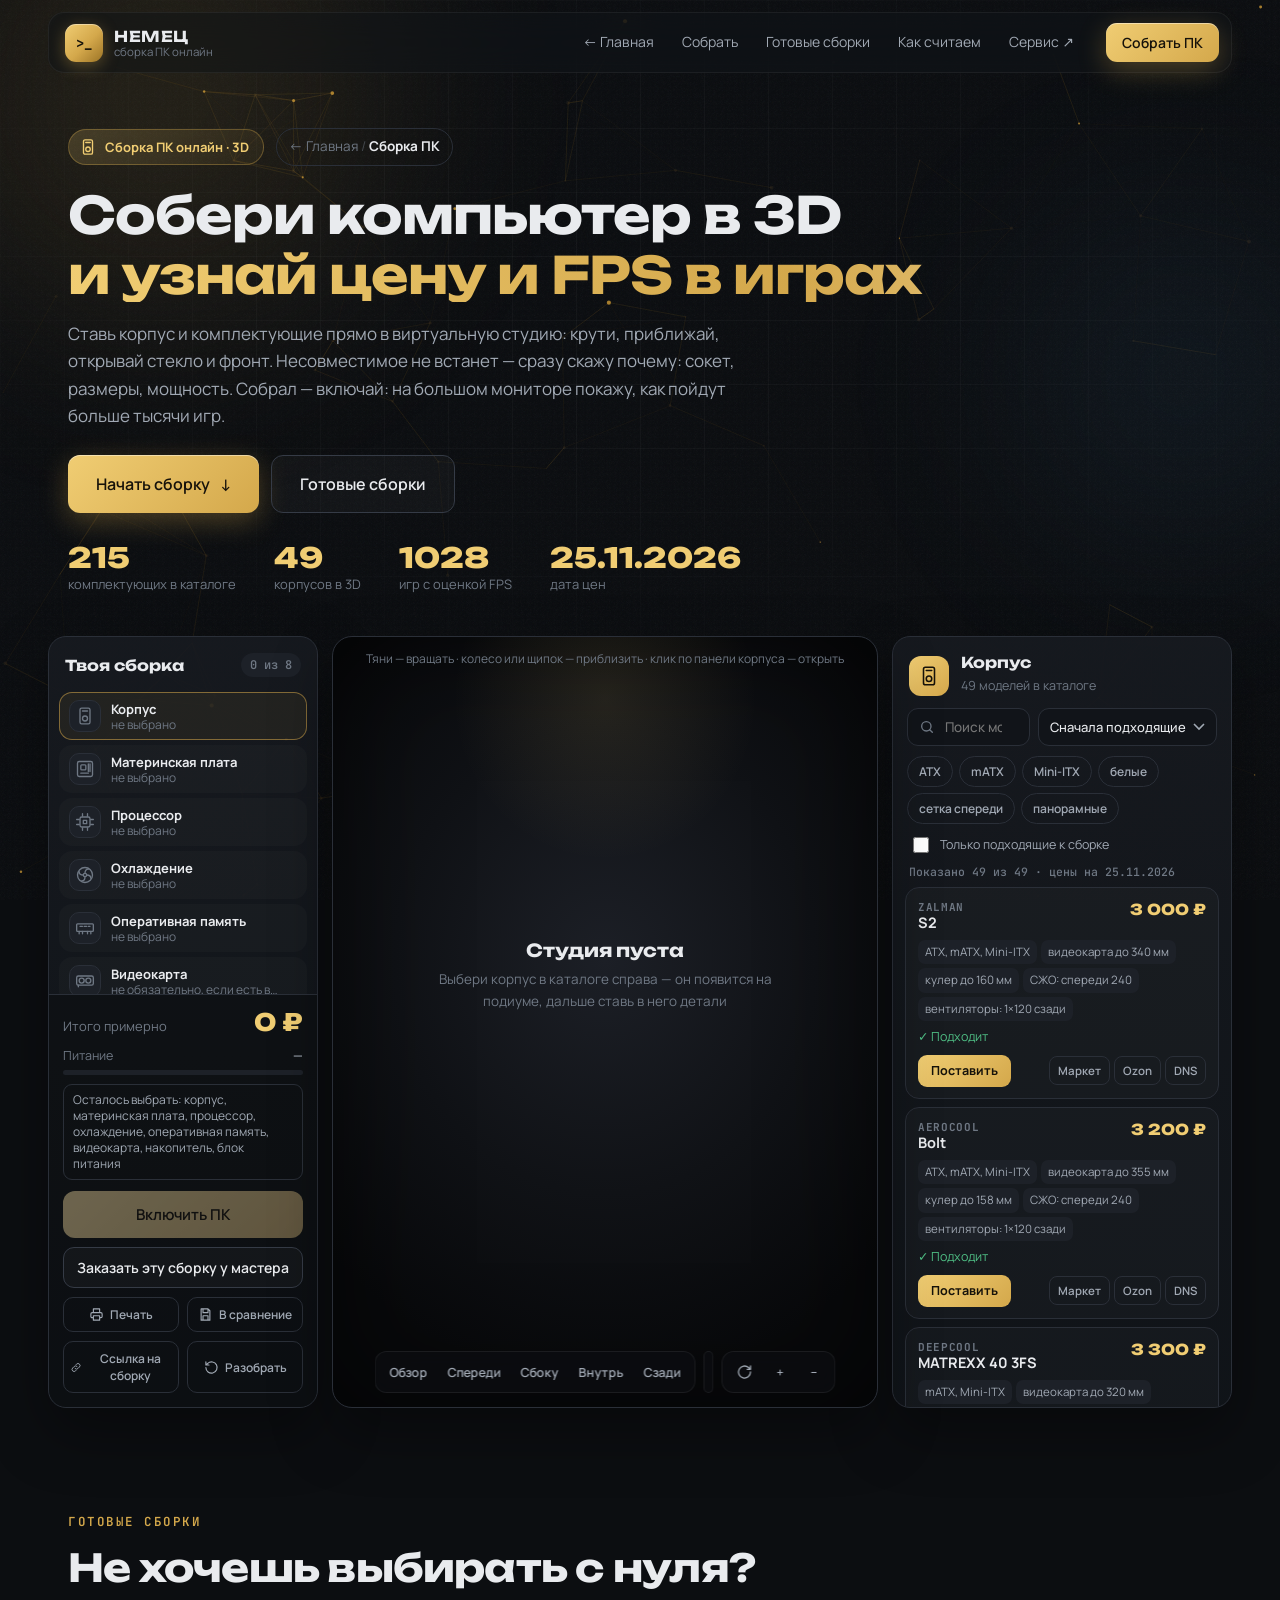
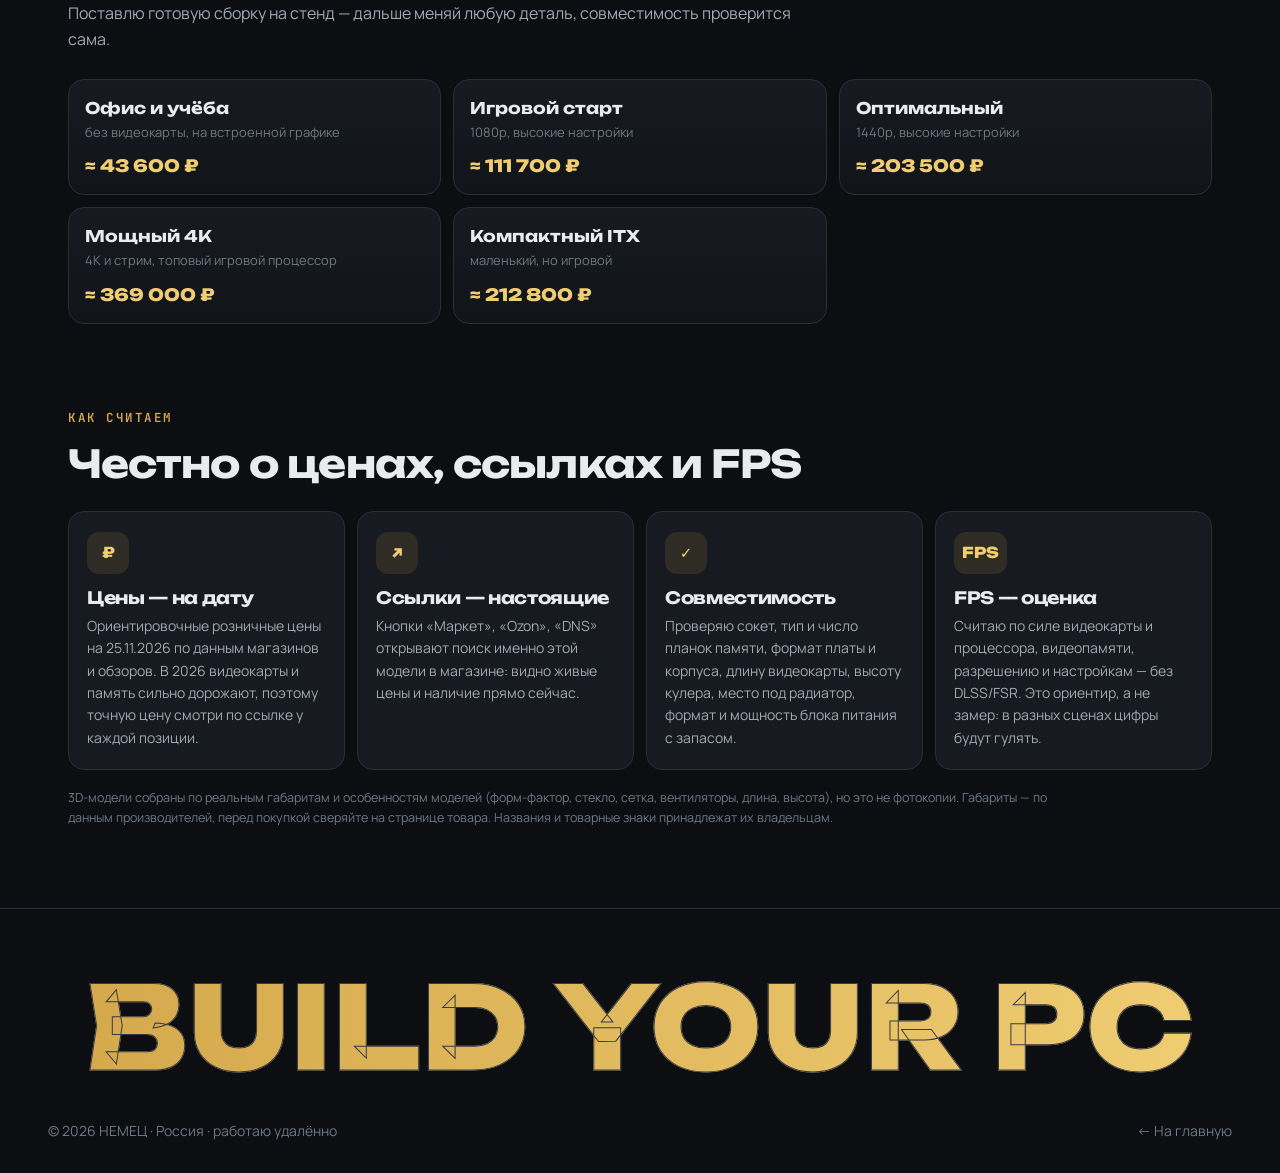
<file: pc.html>
<!doctype html>
<html lang="ru">
<head>
  <meta charset="utf-8">
  <meta name="viewport" content="width=device-width, initial-scale=1">
  <title>Собери ПК онлайн в 3D — НЕМЕЦ</title>
  <meta name="description" content="Конструктор компьютера в 3D: выбирай корпус и комплектующие, смотри сборку со всех сторон, проверяй совместимость, цену и FPS в 1000+ играх. Ссылки на Яндекс Маркет, Ozon и DNS.">
  <meta name="theme-color" content="#0c0e11">
  <link rel="icon" href="assets/favicon.svg" type="image/svg+xml">
  <link rel="preconnect" href="https://fonts.googleapis.com">
  <link rel="preconnect" href="https://fonts.gstatic.com" crossorigin>
  <link href="https://fonts.googleapis.com/css2?family=Unbounded:wght@500;700;800&family=Manrope:wght@400;500;600;700;800&family=JetBrains+Mono:wght@400;600&display=swap" rel="stylesheet">
  <link rel="stylesheet" href="css/main.css">
  <link rel="stylesheet" href="css/sections.css">
  <link rel="stylesheet" href="css/pc.css">
</head>
<body class="pcp">

<div class="bg" aria-hidden="true">
  <canvas id="net"></canvas>
  <div class="bg__aurora a1"></div>
  <div class="bg__aurora a2"></div>
  <div class="bg__grid"></div>
  <div class="bg__noise"></div>
</div>
<div class="cursor-glow" id="cursorGlow" aria-hidden="true"></div>
<div class="scroll-progress" id="scrollProgress" aria-hidden="true"></div>

<!-- ============ ШАПКА ============ -->
<header class="nav" id="nav">
  <a href="index.html" class="brand" aria-label="На главную">
    <span class="brand__mark"><span>&gt;_</span></span>
    <span class="brand__text"><b data-site="name">НЕМЕЦ</b><small>сборка ПК онлайн</small></span>
  </a>
  <nav class="nav__links" id="navLinks">
    <a href="index.html" class="nav__home"><span aria-hidden="true">←</span> Главная</a>
    <a href="#build">Собрать</a>
    <a href="#presets">Готовые сборки</a>
    <a href="#how">Как считаем</a>
    <a href="service.html" class="nav__ext">Сервис <span aria-hidden="true">↗</span></a>
  </nav>
  <a href="#build" class="btn btn--gold btn--sm">Собрать ПК</a>
  <button class="nav__burger" id="burger" aria-label="Меню" type="button"><span></span><span></span></button>
</header>

<main class="pcp__main" id="top">

<!-- ============ ГЕРОЙ ============ -->
<section class="pch">
  <div class="pch__text">
    <div class="pch__top reveal">
      <span class="pch__badge"><svg viewBox="0 0 24 24" aria-hidden="true"><rect x="6" y="2.5" width="12" height="19" rx="2"/><circle cx="12" cy="15" r="3"/><path d="M9 6h6"/></svg>Сборка ПК онлайн · 3D</span>
      <a href="index.html" class="pch__crumb"><span aria-hidden="true">←</span> Главная <i>/</i> <b>Сборка ПК</b></a>
    </div>
    <h1 class="reveal">Собери компьютер в&nbsp;3D <span>и узнай цену и&nbsp;FPS в&nbsp;играх</span></h1>
    <p class="pch__sub reveal">Ставь корпус и комплектующие прямо в виртуальную студию: крути, приближай, открывай стекло и фронт. Несовместимое не встанет — сразу скажу почему: сокет, размеры, мощность. Собрал — включай: на большом мониторе покажу, как пойдут больше тысячи игр.</p>
    <div class="pch__cta reveal">
      <a href="#build" class="btn btn--gold btn--lg">Начать сборку <span class="arr">↓</span></a>
      <a href="#presets" class="btn btn--ghost btn--lg">Готовые сборки</a>
    </div>
    <div class="pch__stats reveal">
      <div><b data-pc="items">215</b><span>комплектующих в каталоге</span></div>
      <div><b data-pc="cases">49</b><span>корпусов в 3D</span></div>
      <div><b data-pc="games">1000</b><span>игр с оценкой FPS</span></div>
      <div><b data-pc="date">25.11.2026</b><span>дата цен</span></div>
    </div>
  </div>
</section>

<!-- ============ КОНСТРУКТОР ============ -->
<section class="pcb" id="build" aria-label="Конструктор компьютера">
  <div class="pcb__app" id="pcApp">

    <aside class="pcb__side" aria-label="Твоя сборка">
      <div class="pcb__sideHead"><b>Твоя сборка</b><span id="pcCount">0 из 8</span></div>
      <div class="pcs" id="pcSteps"></div>
      <div class="pcb__sum">
        <div class="pcb__total"><span>Итого примерно</span><b id="pcTotal">0 ₽</b></div>
        <div class="pcb__pw"><span>Питание</span><b id="pcPower">—</b><i><em id="pcPowerBar"></em></i></div>
        <ul class="pcb__probs" id="pcProblems" hidden></ul>
        <button type="button" class="btn btn--gold btn--block pcb__on" id="pcPower1" disabled>Включить ПК</button>
        <button type="button" class="btn btn--ghost btn--block btn--sm" id="pcOrder">Заказать эту сборку у мастера</button>
        <div class="pcb__row">
          <button type="button" class="pcb__mini" id="pcPrintBtn"><svg viewBox="0 0 24 24" aria-hidden="true"><path d="M7 9V3h10v6M7 17H5a2 2 0 0 1-2-2v-4a2 2 0 0 1 2-2h14a2 2 0 0 1 2 2v4a2 2 0 0 1-2 2h-2M7 14h10v7H7z"/></svg>Печать</button>
          <button type="button" class="pcb__mini" id="pcSave"><svg viewBox="0 0 24 24" aria-hidden="true"><path d="M5 3h11l3 3v15H5zM8 3v6h8V3M8 21v-7h8v7"/></svg>В сравнение</button>
        </div>
        <div class="pcb__row">
          <button type="button" class="pcb__mini" id="pcShare"><svg viewBox="0 0 24 24" aria-hidden="true"><path d="M10 14a4 4 0 0 0 5.7 0l3-3a4 4 0 0 0-5.7-5.7l-1 1M14 10a4 4 0 0 0-5.7 0l-3 3a4 4 0 0 0 5.7 5.7l1-1"/></svg>Ссылка на сборку</button>
          <button type="button" class="pcb__mini" id="pcReset"><svg viewBox="0 0 24 24" aria-hidden="true"><path d="M3 12a9 9 0 1 0 3-6.7L3 8M3 3v5h5"/></svg>Разобрать</button>
        </div>
      </div>
    </aside>

    <div class="pcb__stage" id="pcStage">
      <div class="pcb__host" id="pcCanvasHost"></div>
      <div class="pcb__loader" aria-hidden="true"><i></i>Загружаю 3D-студию…</div>
      <div class="pcb__empty"><b>Студия пуста</b><span>Выбери корпус в каталоге справа — он появится на подиуме, дальше ставь в него детали</span></div>
      <div class="pcb__fail">3D-студия не запустилась на этом устройстве — собирать всё равно можно: совместимость, цены и FPS работают.</div>
      <div class="pcb__tools" id="pcTools" role="toolbar" aria-label="Управление 3D">
        <div class="pct-g">
          <button type="button" data-view="home" title="Общий вид">Обзор</button>
          <button type="button" data-view="front" title="Спереди">Спереди</button>
          <button type="button" data-view="side" title="Сбоку, со стороны стекла">Сбоку</button>
          <button type="button" data-view="inside" title="Заглянуть внутрь">Внутрь</button>
          <button type="button" data-view="back" title="Сзади">Сзади</button>
        </div>
        <div class="pct-g">
          <button type="button" data-panel="glass" hidden>Стекло</button>
          <button type="button" data-panel="front" hidden>Фронт</button>
          <button type="button" data-panel="top" hidden>Крыша</button>
          <button type="button" data-panel="right" hidden>Правая</button>
        </div>
        <div class="pct-g">
          <button type="button" data-spin title="Крутить подиум"><svg viewBox="0 0 24 24" aria-hidden="true"><path d="M21 12a9 9 0 1 1-3-6.7L21 8M21 3v5h-5"/></svg></button>
          <button type="button" data-zoom=".8" title="Приблизить" aria-label="Приблизить">+</button>
          <button type="button" data-zoom="1.25" title="Отдалить" aria-label="Отдалить">−</button>
        </div>
      </div>
      <p class="pcb__hint">Тяни — вращать · колесо или щипок — приблизить · клик по панели корпуса — открыть</p>

      <!-- монитор с играми: появляется после включения, встаёт ровно в экран 3D-монитора -->
      <div class="pcm" id="pcMonitor" hidden>
        <div class="pcm__head">
          <div class="pcm__tabs" role="tablist" aria-label="Монитор">
            <button type="button" class="on" data-tab="games" role="tab" aria-selected="true">Игры</button>
            <button type="button" data-tab="sum" role="tab" aria-selected="false">Сводка</button>
            <button type="button" data-tab="cmp" role="tab" aria-selected="false">Сравнение сборок</button>
          </div>
          <small class="pcm__sys" id="pcGSys"></small>
          <button type="button" class="pcm__off" id="pcMonOff">⏻ Выключить</button>
        </div>
        <div class="pcm__pane is-on" data-pane="games">
          <div class="pcm__ctl">
            <div class="pcm__seg" id="pcGRes" role="group" aria-label="Разрешение"><button type="button" class="on" data-res="1" aria-pressed="true">1080p</button><button type="button" data-res="2" aria-pressed="false">1440p</button><button type="button" data-res="3" aria-pressed="false">4K</button></div>
            <div class="pcm__seg" id="pcGQ" role="group" aria-label="Качество графики"><button type="button" data-q="1" aria-pressed="false">Средние</button><button type="button" class="on" data-q="2" aria-pressed="true">Высокие</button><button type="button" data-q="3" aria-pressed="false">Ультра</button></div>
            <select id="pcGCls" aria-label="Тип игр"><option value="">Все игры</option><option value="e">Онлайн и киберспорт</option><option value="x">Очень тяжёлые AAA</option><option value="h">Тяжёлые AAA</option><option value="m">Средние</option><option value="l">Лёгкие и инди</option></select>
            <select id="pcGSort" aria-label="Сортировка игр"><option value="pop">Сначала популярные</option><option value="fd">FPS: больше</option><option value="fa">FPS: меньше</option><option value="new">Сначала новые</option><option value="az">По названию</option></select>
            <input id="pcGSearch" type="search" placeholder="Найти игру…" aria-label="Найти игру" autocomplete="off">
          </div>
          <div class="pcm__sum" id="pcGSum"></div>
          <ul class="pcm__list" id="pcGames"></ul>
          <p class="pcm__note">Оценка по модели производительности: без DLSS/FSR и генерации кадров. Реальный FPS зависит от сцены, драйверов и версии игры.</p>
          <div class="pcgd" id="pcGame" hidden></div>
        </div>
        <div class="pcm__pane" data-pane="sum"><div class="pcm__scroll" id="pcSumBody"></div></div>
        <div class="pcm__pane" data-pane="cmp"><div class="pcm__scroll" id="pcCmpBody"></div></div>
      </div>
    </div>

    <aside class="pcb__cat" id="pcCat" aria-label="Каталог комплектующих">
      <div class="pcc__head" id="pcCatHead"></div>
      <div class="pcc__ctl">
        <label class="pcc__search"><svg viewBox="0 0 24 24" aria-hidden="true"><circle cx="11" cy="11" r="7"/><path d="M20 20l-4-4"/></svg><input id="pcSearch" type="search" placeholder="Поиск модели…" aria-label="Поиск модели" autocomplete="off"></label>
        <select id="pcSort" aria-label="Сортировка"><option value="fit">Сначала подходящие</option><option value="pa">Дешевле</option><option value="pd">Дороже</option><option value="perf">Мощнее</option><option value="az">По названию</option></select>
      </div>
      <div class="pcc__chips" id="pcChips"></div>
      <label class="pcc__fit"><input type="checkbox" id="pcFit"> Только подходящие к сборке</label>
      <div class="pcc__info" id="pcCatInfo"></div>
      <div class="pcc__list" id="pcList"></div>
    </aside>
  </div>
</section>

<!-- ============ ГОТОВЫЕ СБОРКИ ============ -->
<section class="pcx" id="presets">
  <div class="pcx__head reveal">
    <span class="kicker">готовые сборки</span>
    <h2>Не хочешь выбирать с нуля?</h2>
    <p>Поставлю готовую сборку на стенд — дальше меняй любую деталь, совместимость проверится сама.</p>
  </div>
  <div class="pcx__pre reveal" id="pcPresets"></div>
</section>

<!-- ============ КАК СЧИТАЕМ ============ -->
<section class="pcx" id="how">
  <div class="pcx__head reveal">
    <span class="kicker">как считаем</span>
    <h2>Честно о ценах, ссылках и FPS</h2>
  </div>
  <div class="pcx__grid">
    <div class="pcx__card reveal"><b>₽</b><h3>Цены — на дату</h3><p>Ориентировочные розничные цены на <span data-pc="date">25.11.2026</span> по данным магазинов и обзоров. В 2026 видеокарты и память сильно дорожают, поэтому точную цену смотри по ссылке у каждой позиции.</p></div>
    <div class="pcx__card reveal"><b>↗</b><h3>Ссылки — настоящие</h3><p>Кнопки «Маркет», «Ozon», «DNS» открывают поиск именно этой модели в магазине: видно живые цены и наличие прямо сейчас.</p></div>
    <div class="pcx__card reveal"><b>✓</b><h3>Совместимость</h3><p>Проверяю сокет, тип и число планок памяти, формат платы и корпуса, длину видеокарты, высоту кулера, место под радиатор, формат и мощность блока питания с запасом.</p></div>
    <div class="pcx__card reveal"><b>FPS</b><h3>FPS — оценка</h3><p>Считаю по силе видеокарты и процессора, видеопамяти, разрешению и настройкам — без DLSS/FSR. Это ориентир, а не замер: в разных сценах цифры будут гулять.</p></div>
  </div>
  <p class="pcx__legal">3D-модели собраны по реальным габаритам и особенностям моделей (форм-фактор, стекло, сетка, вентиляторы, длина, высота), но это не фотокопии. Габариты — по данным производителей, перед покупкой сверяйте на странице товара. Названия и товарные знаки принадлежат их владельцам.</p>
</section>

</main>

<footer class="footer">
  <div class="footer__big" aria-hidden="true">BUILD&nbsp;YOUR&nbsp;PC</div>
  <div class="footer__row">
    <span>© <span id="year">2026</span> <span data-site="name">НЕМЕЦ</span> · <span data-site="city">Россия</span></span>
    <a href="index.html" class="to-top">← На главную</a>
  </div>
</footer>

<div class="toast" id="toast" role="status" aria-live="polite"></div>
<div class="pc-print" id="pcPrint" aria-hidden="true"></div>

<script src="js/config.js"></script>
<script src="js/background.js"></script>
<script src="js/service-page.js"></script>
<script src="js/pc-data.js"></script>
<script src="js/pc-games.js"></script>
<script src="js/pc-3d.js"></script>
<script src="js/pc-builder.js"></script>
</body>
</html>
</file>
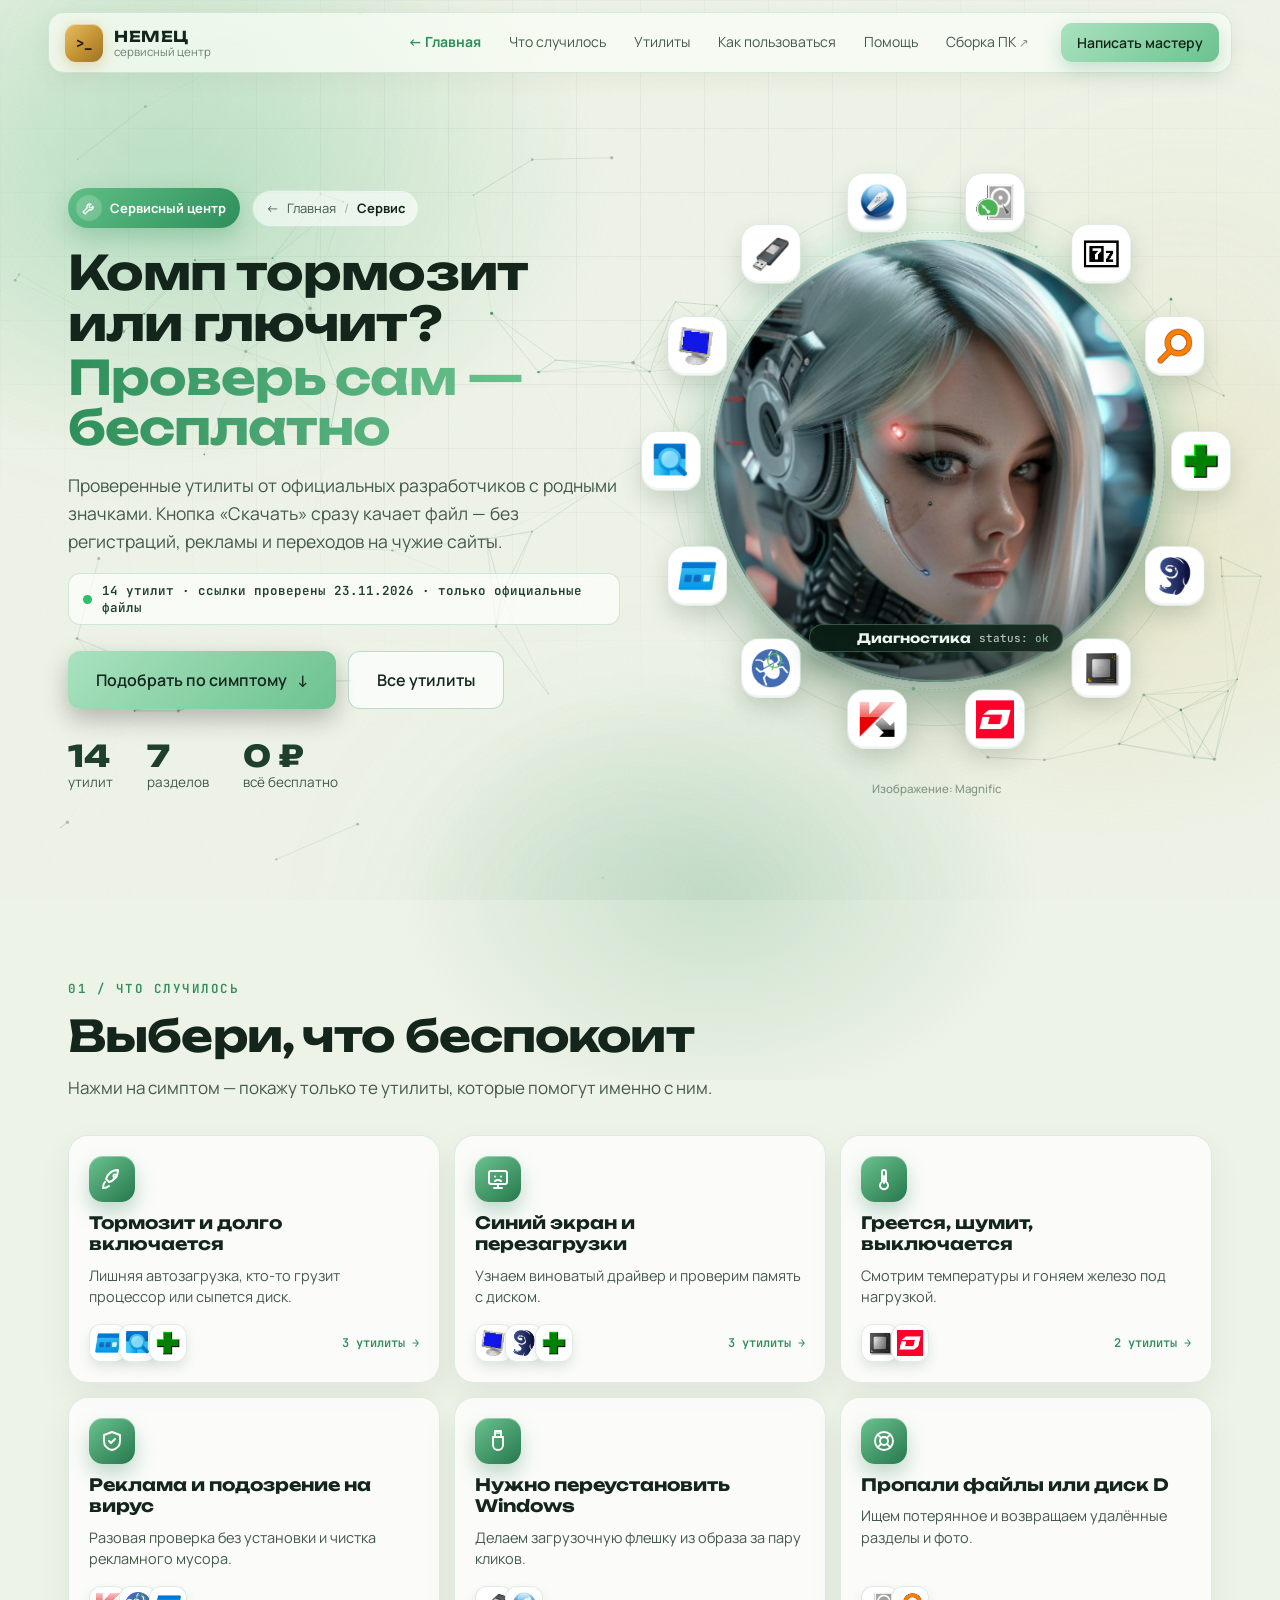
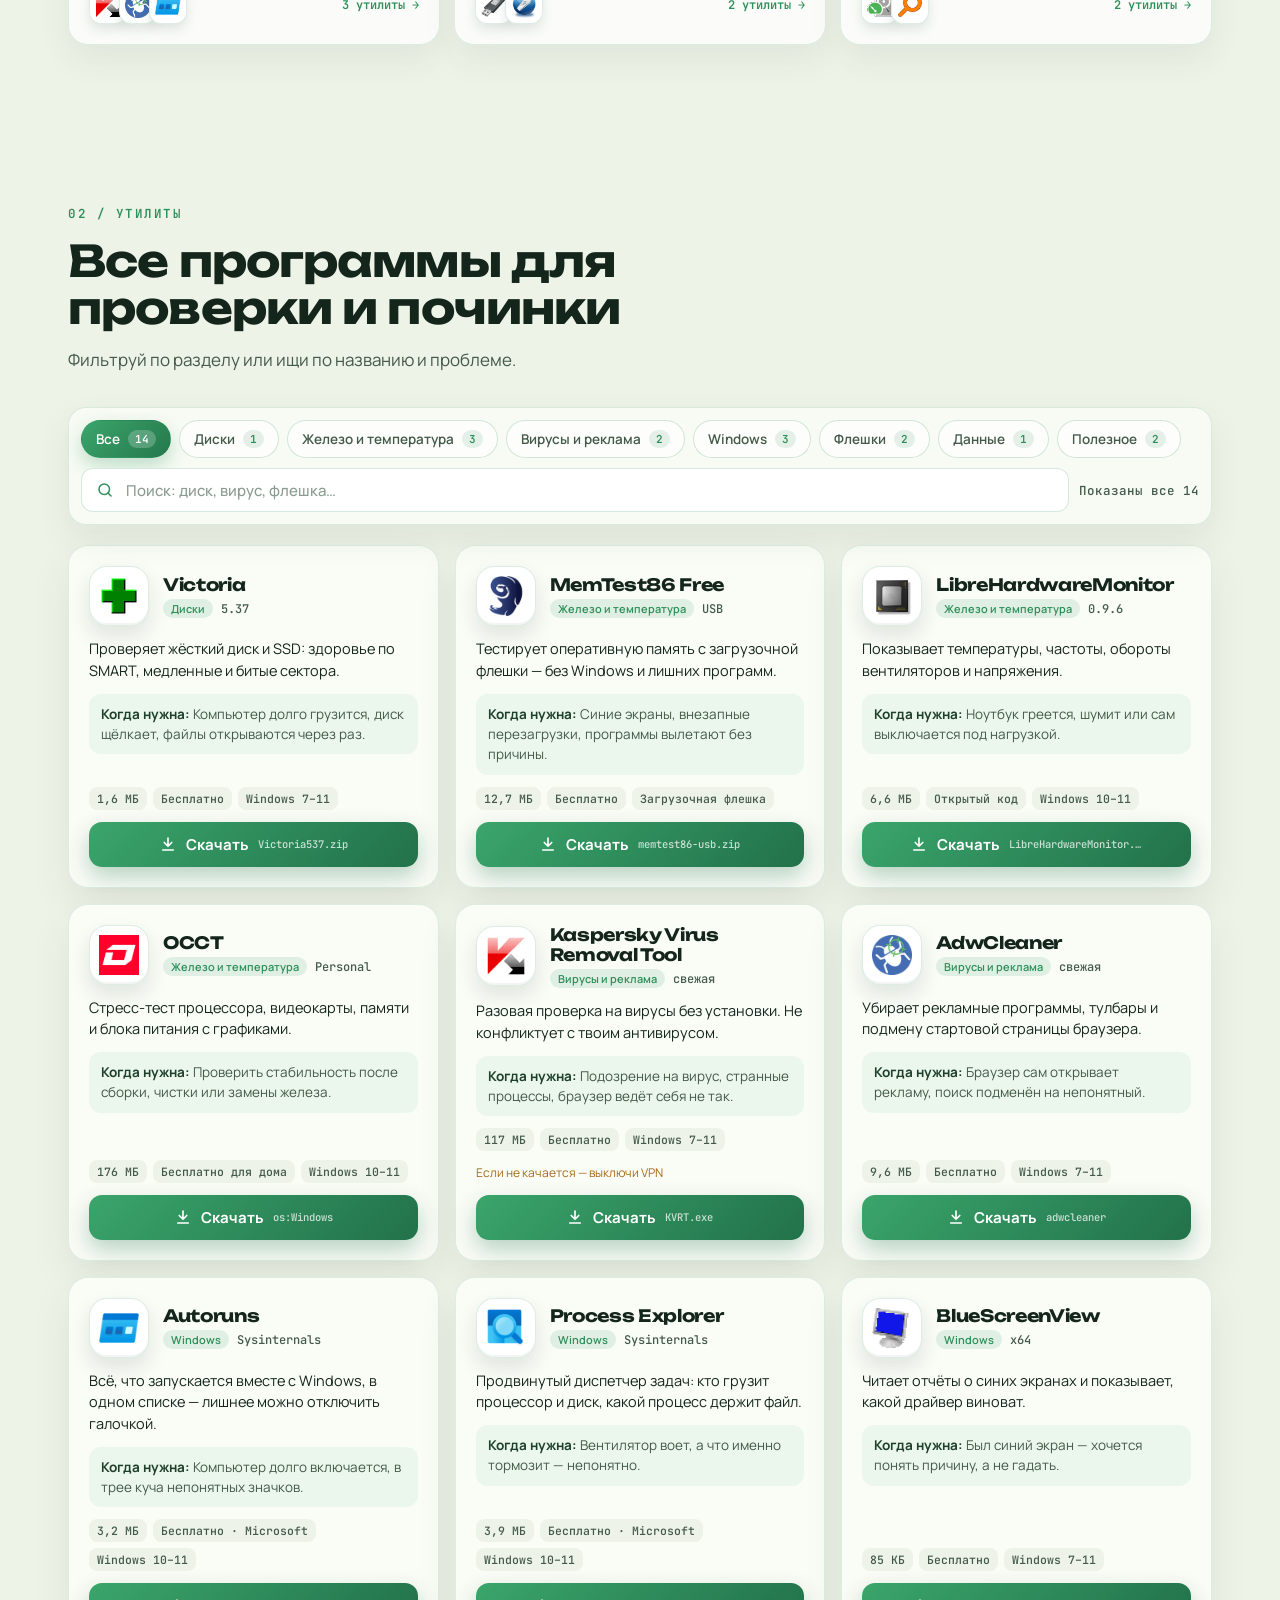
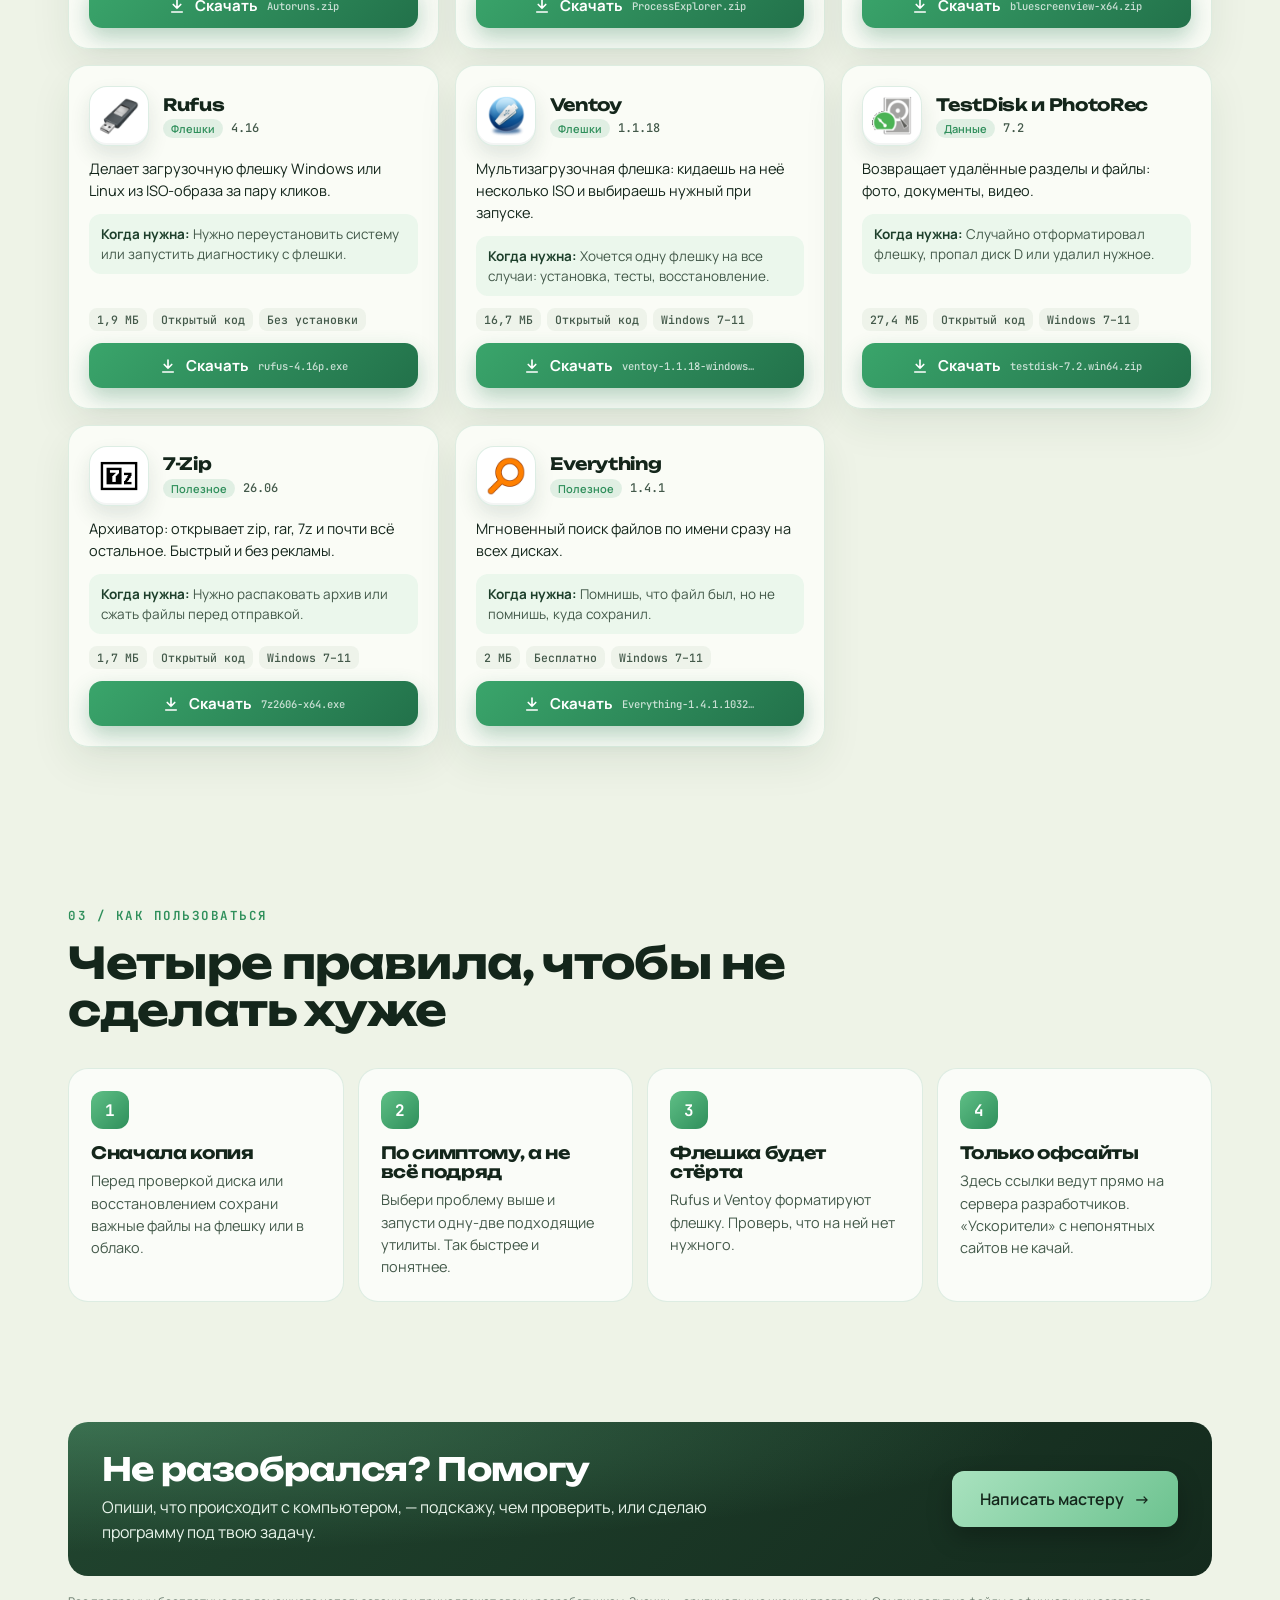
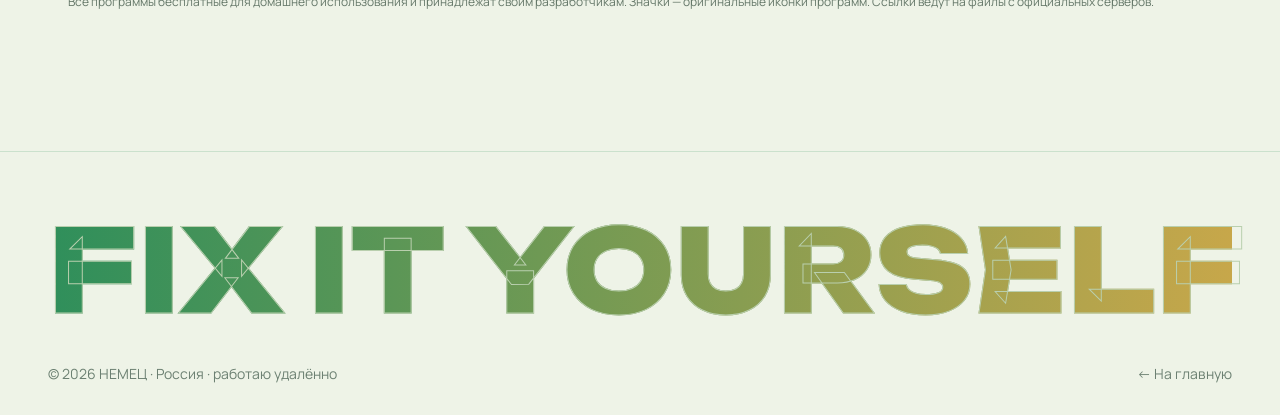
<file: service.html>
<!doctype html>
<html lang="ru">
<head>
  <meta charset="utf-8">
  <meta name="viewport" content="width=device-width, initial-scale=1">
  <title>Сервисный центр — НЕМЕЦ</title>
  <meta name="description" content="Бесплатные утилиты для проверки и починки компьютера: диски, память, температура, вирусы, флешки, восстановление файлов. Прямые ссылки на официальные файлы.">
  <meta name="theme-color" content="#eef3e7">
  <link rel="icon" href="assets/favicon.svg" type="image/svg+xml">
  <link rel="preconnect" href="https://fonts.googleapis.com">
  <link rel="preconnect" href="https://fonts.gstatic.com" crossorigin>
  <link href="https://fonts.googleapis.com/css2?family=Unbounded:wght@500;700;800&family=Manrope:wght@400;500;600;700&family=JetBrains+Mono:wght@400;600&display=swap" rel="stylesheet">
  <link rel="stylesheet" href="css/main.css">
  <link rel="stylesheet" href="css/sections.css">
  <link rel="stylesheet" href="css/theme-light.css">
  <link rel="stylesheet" href="css/blocks.css">
  <link rel="stylesheet" href="css/service-page.css">
  <script src="js/fit.js"></script>
</head>
<body class="svcp">

<div class="bg" aria-hidden="true">
  <canvas id="net" data-tint="green"></canvas>
  <div class="bg__aurora a1"></div>
  <div class="bg__aurora a2"></div>
  <div class="bg__aurora a3"></div>
  <div class="bg__grid"></div>
  <div class="bg__noise"></div>
</div>
<div class="cursor-glow" id="cursorGlow" aria-hidden="true"></div>
<div class="scroll-progress" id="scrollProgress" aria-hidden="true"></div>

<!-- ============ ШАПКА ============ -->
<header class="nav" id="nav">
  <a href="index.html" class="brand" aria-label="На главную">
    <span class="brand__mark"><span>&gt;_</span></span>
    <span class="brand__text"><b data-site="name">НЕМЕЦ</b><small>сервисный центр</small></span>
  </a>
  <nav class="nav__links" id="navLinks">
    <a href="index.html" class="nav__home"><span aria-hidden="true">←</span> Главная</a>
    <a href="#symptoms">Что случилось</a>
    <a href="#tools">Утилиты</a>
    <a href="#how">Как пользоваться</a>
    <a href="#help">Помощь</a>
    <a href="pc.html" class="nav__ext">Сборка ПК <span aria-hidden="true">↗</span></a>
  </nav>
  <a href="index.html?plan=%D0%9F%D0%BE%D0%BC%D0%BE%D1%89%D1%8C%20%D1%81%20%D0%BA%D0%BE%D0%BC%D0%BF%D1%8C%D1%8E%D1%82%D0%B5%D1%80%D0%BE%D0%BC#contact" class="btn btn--svc btn--sm">Написать мастеру</a>
  <button class="nav__burger" id="burger" aria-label="Меню" type="button"><span></span><span></span></button>
</header>

<main class="svc svcp__main" id="top">

<!-- ============ ГЕРОЙ ============ -->
<section class="sph">
  <div class="sph__text">
    <div class="sph__top reveal">
      <div class="svc__badge"><svg viewBox="0 0 24 24" aria-hidden="true"><path d="M14.7 6.3a4 4 0 0 0-5.4 5.4L3 18l3 3 6.3-6.3a4 4 0 0 0 5.4-5.4l-2.6 2.6-2.4-.6-.6-2.4z"/></svg>Сервисный центр</div>
      <a href="index.html" class="sph__crumb"><span aria-hidden="true">←</span> Главная <i>/</i> <b>Сервис</b></a>
    </div>
    <h1 class="reveal">Комп тормозит или глючит? <span>Проверь сам&nbsp;— бесплатно</span></h1>
    <p class="sph__sub reveal">Проверенные утилиты от официальных разработчиков с родными значками. Кнопка «Скачать» сразу качает файл — без регистраций, рекламы и переходов на чужие сайты.</p>
    <div class="svc__status reveal"><i></i><span id="svcStatus">Ссылки проверены</span></div>
    <div class="sph__cta reveal">
      <a href="#symptoms" class="btn btn--svc btn--lg">Подобрать по симптому <span class="arr">↓</span></a>
      <a href="#tools" class="btn btn--ghost btn--lg">Все утилиты</a>
    </div>
    <div class="sph__stats reveal">
      <div><b id="sphTools">14</b><span>утилит</span></div>
      <div><b id="sphCats">7</b><span>разделов</span></div>
      <div><b>0 ₽</b><span>всё бесплатно</span></div>
    </div>
  </div>

  <div class="sph__visual reveal" aria-label="Значки утилит">
    <div class="orb">
      <div class="orb__glow" aria-hidden="true"></div>
      <div class="orb__disc" id="svcBot" aria-hidden="true">
        <div class="orb__pic">
          <img class="orb__img" src="assets/svc/android-girl.webp" alt="" width="1200" height="1200" decoding="async">
          <i class="orb__eye" style="left:46.30%;top:48.60%;width:10.00%;height:4.70%;clip-path:polygon(4.0% 46.8%,13.0% 25.5%,27.0% 12.8%,42.0% 8.5%,57.0% 8.5%,72.0% 14.9%,85.0% 27.7%,93.0% 42.6%,96.0% 61.7%,88.0% 74.5%,75.0% 83.0%,57.0% 89.4%,40.0% 91.5%,25.0% 83.0%,13.0% 68.1%)"><b class="orb__iris" style="left:27.30%;top:-14.26%;width:45.40%;height:96.60%;--mx:15.4%;--my:6.6%;background-image:url(assets/svc/iris-l.webp)"></b></i>
          <i class="orb__eye" style="left:65.20%;top:49.80%;width:6.30%;height:4.40%;clip-path:polygon(6.3% 61.4%,19.0% 31.8%,38.1% 15.9%,60.3% 9.1%,79.4% 11.4%,88.9% 29.5%,93.7% 50.0%,84.1% 72.7%,66.7% 86.4%,44.4% 90.9%,23.8% 81.8%)"><b class="orb__iris" style="left:14.29%;top:6.82%;width:50.79%;height:81.82%;--mx:14.1%;--my:6.9%;background-image:url(assets/svc/iris-r.webp)"></b></i>
          <i class="orb__led" style="--x:42.6%;--y:44.2%"></i>
        </div>
        <i class="orb__grade"></i><i class="orb__scan"></i><i class="orb__sweep"></i>
      </div>
      <div class="orb__ring orb__ring--1" aria-hidden="true"></div>
      <div class="orb__ring orb__ring--2"><div class="orb__spin" id="orbR2"></div></div>
      <div class="orb__core">
        <svg class="orb__pulse" viewBox="0 0 120 40" aria-hidden="true"><path d="M0 22h30l6-14 8 26 7-18 5 6h64" pathLength="1"/></svg>
        <b>Диагностика</b>
        <small>status: <em>ok</em></small>
      </div>
    </div>
    <a class="orb__credit" href="https://www.magnific.com/free-ai-image/portrait-futuristic-female-humanoid-with-advanced-technology_236199013.htm" target="_blank" rel="noopener">Изображение: Magnific</a>
  </div>
</section>

<!-- ============ СИМПТОМЫ ============ -->
<section class="sps" id="symptoms">
  <div class="sp-head reveal">
    <span class="kicker">01 / что случилось</span>
    <h2>Выбери, что беспокоит</h2>
    <p>Нажми на симптом — покажу только те утилиты, которые помогут именно с ним.</p>
  </div>
  <div class="sps__grid" id="spsGrid"></div>
</section>

<!-- ============ УТИЛИТЫ ============ -->
<section class="spt" id="tools">
  <div class="sp-head reveal">
    <span class="kicker">02 / утилиты</span>
    <h2>Все программы для проверки и починки</h2>
    <p>Фильтруй по разделу или ищи по названию и проблеме.</p>
  </div>
  <div class="spt__bar">
    <div class="svc__filters" id="svcFilters" role="tablist" aria-label="Разделы"></div>
    <div class="spt__tools">
      <div class="spt__sym" id="svcSym" hidden><span></span><button type="button" aria-label="Сбросить симптом">×</button></div>
      <label class="spt__search">
        <svg viewBox="0 0 24 24" aria-hidden="true"><circle cx="11" cy="11" r="7"/><path d="M20 20l-4-4"/></svg>
        <input id="svcSearch" type="search" placeholder="Поиск: диск, вирус, флешка…" aria-label="Поиск утилиты" autocomplete="off">
      </label>
      <span class="spt__info" id="svcInfo" aria-live="polite"></span>
    </div>
  </div>
  <div class="svc__grid" id="svcGrid"></div>
  <div class="spt__empty" id="svcEmpty" hidden>
    <b>Ничего не нашлось</b>
    <p>Попробуй другое слово или опиши проблему мне — подскажу, чем проверить.</p>
    <button type="button" class="btn btn--ghost btn--sm" id="svcReset">Показать все утилиты</button>
  </div>
</section>

<!-- ============ КАК ПОЛЬЗОВАТЬСЯ ============ -->
<section class="spw" id="how">
  <div class="sp-head reveal">
    <span class="kicker">03 / как пользоваться</span>
    <h2>Четыре правила, чтобы не сделать хуже</h2>
  </div>
  <div class="spw__grid">
    <div class="spw__card reveal"><b>1</b><h3>Сначала копия</h3><p>Перед проверкой диска или восстановлением сохрани важные файлы на флешку или в облако.</p></div>
    <div class="spw__card reveal"><b>2</b><h3>По симптому, а не всё подряд</h3><p>Выбери проблему выше и запусти одну-две подходящие утилиты. Так быстрее и понятнее.</p></div>
    <div class="spw__card reveal"><b>3</b><h3>Флешка будет стёрта</h3><p>Rufus и Ventoy форматируют флешку. Проверь, что на ней нет нужного.</p></div>
    <div class="spw__card reveal"><b>4</b><h3>Только офсайты</h3><p>Здесь ссылки ведут прямо на сервера разработчиков. «Ускорители» с непонятных сайтов не качай.</p></div>
  </div>
</section>

<!-- ============ ПОМОЩЬ ============ -->
<section class="sp-help" id="help">
  <div class="svc__cta reveal">
    <div>
      <h2>Не разобрался? Помогу</h2>
      <p>Опиши, что происходит с компьютером, — подскажу, чем проверить, или сделаю программу под твою задачу.</p>
    </div>
    <a href="index.html?plan=%D0%9F%D0%BE%D0%BC%D0%BE%D1%89%D1%8C%20%D1%81%20%D0%BA%D0%BE%D0%BC%D0%BF%D1%8C%D1%8E%D1%82%D0%B5%D1%80%D0%BE%D0%BC#contact" class="btn btn--svc btn--lg">Написать мастеру <span class="arr">→</span></a>
  </div>
  <p class="svc__legal">Все программы бесплатные для домашнего использования и принадлежат своим разработчикам. Значки — оригинальные иконки программ. Ссылки ведут на файлы с официальных серверов.</p>
</section>

</main>

<footer class="footer">
  <div class="footer__big" aria-hidden="true">FIX&nbsp;IT&nbsp;YOURSELF</div>
  <div class="footer__row">
    <span>© <span id="year">2026</span> <span data-site="name">НЕМЕЦ</span> · <span data-site="city">Россия</span></span>
    <a href="index.html" class="to-top">← На главную</a>
  </div>
</footer>

<div class="toast" id="toast" role="status" aria-live="polite"></div>

<script src="js/config.js"></script>
<script src="js/background.js"></script>
<script src="js/tools.js"></script>
<script src="js/service.js"></script>
<script src="js/service-page.js"></script>
<script src="js/service-robot.js"></script>
</body>
</html>
</file>
<file: css/main.css>
/* ================= ТОКЕНЫ ================= */
:root{
  --bg:#0c0e11; --bg2:#111419; --p1:#171a20; --p2:#1d2128; --p3:#232830;
  --line:#2a2f38; --line2:#353b46;
  --tx:#e9ebee; --tx2:#a1a9b4; --tx3:#6f7884;
  --gold:#d4a84b; --gold2:#f0cd73; --ok:#4fbf85; --err:#e2605c; --warn:#e8a33d; --info:#5aa9e6;
  --r:14px; --r-sm:10px;
  --f-head:"Unbounded","Segoe UI",system-ui,sans-serif;
  --f-body:"Manrope","Segoe UI",system-ui,sans-serif;
  --f-mono:"JetBrains Mono",Consolas,"Courier New",monospace;
  --ease:cubic-bezier(.2,.8,.2,1);
  --gutter:clamp(16px,4vw,48px);
  --max:1240px;
  --ticker-h:34px;
}
*,*::before,*::after{box-sizing:border-box}
html{scroll-behavior:smooth;scroll-padding-top:110px;-webkit-text-size-adjust:100%;overflow-x:clip}
body{margin:0;background:var(--bg);color:var(--tx);font:16px/1.6 var(--f-body);overflow-x:clip;-webkit-font-smoothing:antialiased}
body.is-loading{overflow:hidden}
a{color:inherit;text-decoration:none}
img{max-width:100%;display:block}
::selection{background:var(--gold);color:#111}
h1,h2,h3,h4{font-family:var(--f-head);margin:0;line-height:1.12;letter-spacing:-.02em}
p{margin:0}
:focus-visible{outline:2px solid var(--gold2);outline-offset:3px;border-radius:6px}

/* ================= ЗАСТАВКА ================= */
.boot{position:fixed;inset:0;z-index:100;display:grid;place-items:center;background:radial-gradient(ellipse at center,#14171d 0%,#07080a 70%);transition:opacity .8s var(--ease),visibility .8s,transform .8s var(--ease)}
.boot.done{opacity:0;visibility:hidden;transform:scale(1.04)}
.boot__win{width:min(560px,calc(100vw - 32px));background:#090a0c;border:1px solid var(--line);border-radius:var(--r);box-shadow:0 0 0 1px #000,0 30px 80px rgba(0,0,0,.6),0 0 60px rgba(212,168,75,.08);overflow:hidden}
.boot__bar{display:flex;align-items:center;gap:7px;padding:10px 14px;background:var(--p1);border-bottom:1px solid var(--line);font:12px var(--f-mono);color:var(--tx3)}
.boot__bar i{width:11px;height:11px;border-radius:50%;background:#3a3f48}
.boot__bar i:nth-child(1){background:#e2605c}.boot__bar i:nth-child(2){background:#e8a33d}.boot__bar i:nth-child(3){background:#4fbf85}
.boot__bar span{margin-left:8px}
.boot__log{margin:0;padding:18px 18px 8px;min-height:220px;font:13px/1.75 var(--f-mono);color:#b9c0ca;white-space:pre-wrap}
.boot__log .ok{color:var(--ok)}.boot__log .g{color:var(--gold2)}.boot__log .m{color:var(--tx3)}
.boot__progress{height:3px;margin:6px 18px 18px;background:var(--p2);border-radius:3px;overflow:hidden}
.boot__progress span{display:block;height:100%;width:0;background:linear-gradient(90deg,var(--gold),var(--gold2));box-shadow:0 0 12px var(--gold);transition:width .25s}
.boot__skip{position:absolute;bottom:24px;right:24px;background:none;border:1px solid var(--line);color:var(--tx2);font:13px var(--f-body);padding:8px 14px;border-radius:999px;cursor:pointer}
.boot__skip:hover{color:var(--tx);border-color:var(--gold)}

/* ================= ФОН ================= */
.bg{position:fixed;inset:0;z-index:-1;overflow:hidden;background:var(--bg)}
#net{position:absolute;inset:0;width:100%;height:100%}
.bg__aurora{position:absolute;border-radius:50%;filter:blur(90px);opacity:.5;will-change:transform}
.a1{width:55vw;height:55vw;left:-15vw;top:-20vw;background:radial-gradient(circle,rgba(212,168,75,.35),transparent 65%);animation:drift1 22s ease-in-out infinite alternate}
.a2{width:45vw;height:45vw;right:-15vw;top:10vh;background:radial-gradient(circle,rgba(90,169,230,.18),transparent 65%);animation:drift2 26s ease-in-out infinite alternate}
.a3{width:50vw;height:50vw;left:25vw;bottom:-30vw;background:radial-gradient(circle,rgba(240,205,115,.16),transparent 65%);animation:drift3 30s ease-in-out infinite alternate}
@keyframes drift1{to{transform:translate(18vw,14vh) scale(1.15)}}
@keyframes drift2{to{transform:translate(-16vw,30vh) scale(.9)}}
@keyframes drift3{to{transform:translate(-20vw,-20vh) scale(1.2)}}
.bg__grid{position:absolute;inset:0;background-image:linear-gradient(rgba(255,255,255,.028) 1px,transparent 1px),linear-gradient(90deg,rgba(255,255,255,.028) 1px,transparent 1px);background-size:64px 64px;mask-image:radial-gradient(ellipse 80% 60% at 50% 30%,#000 30%,transparent 80%);-webkit-mask-image:radial-gradient(ellipse 80% 60% at 50% 30%,#000 30%,transparent 80%)}
.bg__noise{position:absolute;inset:0;opacity:.05;background-image:url("data:image/svg+xml,%3Csvg xmlns='http://www.w3.org/2000/svg' width='160' height='160'%3E%3Cfilter id='n'%3E%3CfeTurbulence baseFrequency='.85' numOctaves='3' stitchTiles='stitch'/%3E%3C/filter%3E%3Crect width='100%25' height='100%25' filter='url(%23n)'/%3E%3C/svg%3E")}
.cursor-glow{position:fixed;left:0;top:0;width:520px;height:520px;margin:-260px 0 0 -260px;border-radius:50%;pointer-events:none;z-index:0;background:radial-gradient(circle,rgba(212,168,75,.10),transparent 60%);transition:opacity .4s;opacity:0}
.scroll-progress{position:fixed;left:0;top:0;height:2px;width:100%;z-index:60;transform-origin:0 50%;transform:scaleX(0);background:linear-gradient(90deg,var(--gold),var(--gold2))}

/* ================= CMD-ТИКЕР ================= */
.ticker{position:fixed;top:0;left:0;right:0;height:var(--ticker-h);z-index:50;display:flex;align-items:center;background:rgba(5,6,8,.92);backdrop-filter:blur(8px);border-bottom:1px solid #1b1f26;font:12.5px var(--f-mono);color:#8ee6a8}
.ticker__prompt{flex:none;padding:0 14px;height:100%;display:flex;align-items:center;color:var(--gold2);background:#08090b;border-right:1px solid #1b1f26;z-index:1}
.blink{animation:blink 1s steps(1) infinite}
@keyframes blink{50%{opacity:0}}
.ticker__viewport{flex:1;overflow:hidden;mask-image:linear-gradient(90deg,transparent,#000 4%,#000 96%,transparent);-webkit-mask-image:linear-gradient(90deg,transparent,#000 4%,#000 96%,transparent)}
.ticker__track{display:flex;width:max-content;animation:tick 120s linear infinite}
.ticker:hover .ticker__track{animation-play-state:paused}
.ticker__item{white-space:nowrap;padding:0 34px}
.ticker__item q{color:#c9f5d6;quotes:"«" "»"}
.ticker__item em{font-style:normal;color:var(--tx3)}
.ticker__item .cmd{color:var(--gold)}
@keyframes tick{to{transform:translateX(-50%)}}

/* ================= ШАПКА ================= */
.nav{position:fixed;top:calc(var(--ticker-h) + 12px);left:50%;transform:translateX(-50%);z-index:40;width:min(var(--max),calc(100% - 2*var(--gutter)));display:flex;align-items:center;gap:20px;padding:10px 12px 10px 16px;border-radius:16px;background:rgba(17,20,25,.55);border:1px solid rgba(255,255,255,.06);backdrop-filter:blur(16px) saturate(140%);-webkit-backdrop-filter:blur(16px) saturate(140%);transition:background .3s,box-shadow .3s,top .3s}
.nav.scrolled{background:rgba(17,20,25,.85);box-shadow:0 12px 40px rgba(0,0,0,.45);top:calc(var(--ticker-h) + 8px)}
.brand{display:flex;align-items:center;gap:11px;flex:none}
.brand__mark{width:38px;height:38px;border-radius:11px;display:grid;place-items:center;background:linear-gradient(135deg,var(--gold2),var(--gold) 55%,#9c7426);box-shadow:0 4px 16px rgba(212,168,75,.35),inset 0 1px 0 rgba(255,255,255,.4)}
.brand__mark span{font:700 14px var(--f-mono);color:#15120a}
.brand__text{display:flex;flex-direction:column;line-height:1.1}
.brand__text b{font:700 15px var(--f-head);letter-spacing:.04em}
.brand__text small{font-size:11.5px;color:var(--tx3)}
.nav__links{display:flex;gap:4px;margin-left:auto}
.nav__links a{padding:8px 12px;border-radius:9px;font-size:14px;color:var(--tx2);transition:color .2s,background .2s}
.nav__links a:hover,.nav__links a.active{color:var(--tx);background:rgba(255,255,255,.05)}
.nav__burger{display:none;margin-left:auto;width:42px;height:42px;border-radius:11px;border:1px solid var(--line);background:var(--p1);cursor:pointer;position:relative}
.nav__burger span{position:absolute;left:12px;right:12px;height:2px;background:var(--tx);border-radius:2px;transition:transform .3s,top .3s}
.nav__burger span:nth-child(1){top:16px}.nav__burger span:nth-child(2){top:24px}
.nav.open .nav__burger span:nth-child(1){top:20px;transform:rotate(45deg)}
.nav.open .nav__burger span:nth-child(2){top:20px;transform:rotate(-45deg)}

/* ================= КНОПКИ ================= */
.btn{--mx:0px;--my:0px;position:relative;display:inline-flex;align-items:center;justify-content:center;gap:10px;border:0;cursor:pointer;font:600 15px var(--f-body);border-radius:12px;padding:13px 22px;transition:transform .25s var(--ease),box-shadow .25s,background .25s,color .25s,border-color .25s;transform:translate(var(--mx),var(--my));white-space:nowrap;overflow:hidden;isolation:isolate}
.btn--sm{padding:10px 16px;font-size:14px;border-radius:11px}
.btn--lg{padding:17px 28px;font-size:16px}
.btn--block{width:100%}
.btn--gold{color:#16120a;background:linear-gradient(135deg,var(--gold2),var(--gold));box-shadow:0 8px 28px rgba(212,168,75,.32),inset 0 1px 0 rgba(255,255,255,.45)}
.btn--gold::after{content:"";position:absolute;inset:0;z-index:-1;background:linear-gradient(110deg,transparent 30%,rgba(255,255,255,.55) 50%,transparent 70%);transform:translateX(-120%);transition:transform .7s var(--ease)}
.btn--gold:hover::after{transform:translateX(120%)}
.btn--gold:hover{box-shadow:0 12px 40px rgba(212,168,75,.5),inset 0 1px 0 rgba(255,255,255,.5)}
.btn--ghost{color:var(--tx);background:rgba(255,255,255,.03);border:1px solid var(--line2)}
.btn--ghost:hover{border-color:var(--gold);background:rgba(212,168,75,.08)}
.btn .arr{transition:transform .25s}
.btn:hover .arr{transform:translateX(4px)}
.btn--tg{background:#229ed9;color:#fff}.btn--wa{background:#25d366;color:#08240f}
.btn--tg:hover,.btn--wa:hover{filter:brightness(1.1)}

/* ================= ОБЩЕЕ ================= */
.pill{display:inline-flex;align-items:center;gap:9px;padding:7px 14px;border-radius:999px;font-size:13px;color:var(--tx2);background:rgba(255,255,255,.04);border:1px solid var(--line)}
.dot{width:8px;height:8px;border-radius:50%;display:inline-block}
.dot--ok{background:var(--ok);box-shadow:0 0 0 0 rgba(79,191,133,.6);animation:pulse 2s infinite}
@keyframes pulse{70%{box-shadow:0 0 0 8px rgba(79,191,133,0)}100%{box-shadow:0 0 0 0 rgba(79,191,133,0)}}
.shine{background:linear-gradient(100deg,var(--gold) 0%,var(--gold2) 30%,#fff6dc 45%,var(--gold2) 60%,var(--gold) 100%);background-size:250% 100%;-webkit-background-clip:text;background-clip:text;color:transparent;animation:shine 6s linear infinite}
@keyframes shine{to{background-position:-250% 0}}
.reveal{opacity:0;transform:translateY(28px);filter:blur(6px);transition:opacity .9s var(--ease),transform .9s var(--ease),filter .9s var(--ease);transition-delay:var(--d,0s)}
.reveal.in{opacity:1;transform:none;filter:none}
.toast{position:fixed;left:50%;bottom:24px;z-index:90;transform:translate(-50%,120%);opacity:0;padding:13px 20px;border-radius:12px;background:var(--p2);border:1px solid var(--line2);box-shadow:0 20px 50px rgba(0,0,0,.5);font-size:14px;transition:transform .4s var(--ease),opacity .4s;max-width:calc(100vw - 32px)}
.toast.show{transform:translate(-50%,0);opacity:1}
.toast.ok{border-color:rgba(79,191,133,.5)}.toast.err{border-color:rgba(226,96,92,.6)}

@media (prefers-reduced-motion:reduce){
  *,*::before,*::after{animation-duration:.01ms!important;animation-iteration-count:1!important;transition-duration:.01ms!important}
  .reveal{opacity:1;transform:none;filter:none}
}

/* ---------- широкие экраны: js/fit.js масштабирует страницу и ставит классы is-wide / is-ultrawide ---------- */
.is-ultrawide .svc__grid{grid-template-columns:repeat(4,minmax(0,1fr))}
</file>
<file: css/sections.css>
/* ================= ГЕРОЙ ================= */
.hero{position:relative;max-width:var(--max);margin:0 auto;min-height:calc(100vh / var(--vz,1));min-height:calc(100svh / var(--vz,1));padding:calc(var(--ticker-h) + 130px) var(--gutter) 90px;display:grid;grid-template-columns:1.1fr .9fr;gap:48px;align-items:center}
.hero__title{font-size:clamp(32px,4.2vw,62px);font-weight:800;margin:22px 0 22px}
.hero__title .line{display:block}
.hero__sub{font-size:clamp(16px,1.5vw,19px);color:var(--tx2);max-width:560px}
.typer{color:var(--tx);font-weight:700}
.caret{color:var(--gold);font-weight:300;margin-left:1px;animation:blink 1s steps(1) infinite}
.hero__cta{display:flex;flex-wrap:wrap;gap:12px;margin:34px 0 40px}
.stats{display:flex;gap:clamp(18px,4vw,44px);flex-wrap:wrap}
.stat b{display:block;font:700 clamp(22px,2.4vw,30px) var(--f-head);color:var(--tx)}
.stat span{font-size:13px;color:var(--tx3)}

.hero__right{position:relative;perspective:1200px}
.code-win{position:relative;border-radius:var(--r);background:rgba(13,15,19,.82);border:1px solid rgba(255,255,255,.08);box-shadow:0 40px 100px rgba(0,0,0,.55),0 0 0 1px rgba(0,0,0,.4),0 0 80px rgba(212,168,75,.08);backdrop-filter:blur(10px);overflow:hidden;transform-style:preserve-3d}
.code-win::before{content:"";position:absolute;inset:-1px;border-radius:inherit;padding:1px;background:linear-gradient(140deg,rgba(240,205,115,.55),transparent 35%,transparent 65%,rgba(90,169,230,.35));-webkit-mask:linear-gradient(#000 0 0) content-box,linear-gradient(#000 0 0);-webkit-mask-composite:xor;mask-composite:exclude;pointer-events:none}
.code-win__bar{display:flex;align-items:center;gap:7px;padding:11px 14px;border-bottom:1px solid var(--line);font:12px var(--f-mono);color:var(--tx3)}
.code-win__bar i{width:11px;height:11px;border-radius:50%;background:#e2605c}
.code-win__bar i:nth-child(2){background:#e8a33d}.code-win__bar i:nth-child(3){background:#4fbf85}
.code-win__bar span{margin-left:8px}
.live{margin-left:auto;display:flex;align-items:center;gap:6px;font-style:normal;color:var(--ok)}
.code-win__body{margin:0;padding:18px 20px 22px;min-height:340px;font:13.5px/1.75 var(--f-mono);color:#c9d1d9;white-space:pre-wrap;word-break:break-word}
.code-win__body .t{color:#e2605c}.code-win__body .a{color:var(--gold2)}.code-win__body .s{color:#8ee6a8}.code-win__body .c{color:var(--tx3)}
.code-win__body .cur{display:inline-block;width:8px;height:16px;background:var(--gold);vertical-align:-3px;animation:blink 1s steps(1) infinite}
.float-card{position:absolute;display:flex;align-items:center;gap:12px;padding:12px 16px;border-radius:13px;background:rgba(23,26,32,.82);border:1px solid rgba(255,255,255,.08);backdrop-filter:blur(14px);box-shadow:0 18px 50px rgba(0,0,0,.45);animation:float 7s ease-in-out infinite}
.float-card b{display:block;font-size:14px}
.float-card small{font-size:12px;color:var(--tx3)}
.fc__ico{width:36px;height:36px;border-radius:10px;display:grid;place-items:center;background:rgba(212,168,75,.14);color:var(--gold2);font-size:17px;flex:none}
.fc1{top:-26px;right:-18px}
.fc2{bottom:56px;left:-46px;animation-delay:-2.5s}
.fc3{bottom:-28px;right:28px;animation-delay:-4.5s}
@keyframes float{50%{translate:0 -12px}}
.scroll-hint{position:absolute;left:50%;bottom:26px;width:26px;height:42px;margin-left:-13px;border:2px solid var(--line2);border-radius:14px}
.scroll-hint span{position:absolute;left:50%;top:8px;width:4px;height:8px;margin-left:-2px;border-radius:2px;background:var(--gold);animation:wheel 1.8s infinite}
@keyframes wheel{to{transform:translateY(14px);opacity:0}}

/* ================= БЕГУЩИЕ НИШИ ================= */
.marquee{overflow:hidden;max-width:100vw;padding:22px 0;border-block:1px solid var(--line);background:rgba(17,20,25,.6);transform:rotate(-1.5deg) scale(1.03);margin:20px 0 40px}
.marquee__track{display:flex;align-items:center;gap:28px;width:max-content;animation:tick 40s linear infinite}
.marquee span{font:700 clamp(20px,2.6vw,32px) var(--f-head);color:transparent;-webkit-text-stroke:1px var(--line2);transition:color .3s}
.marquee span:nth-of-type(3n+1){color:var(--tx);-webkit-text-stroke:0}
.marquee i{color:var(--gold);font-style:normal;font-size:20px}

/* ================= СЕКЦИИ ================= */
.section{max-width:var(--max);margin:0 auto;padding:110px var(--gutter)}
.section__head{max-width:720px;margin-bottom:56px}
.kicker{display:inline-block;font:600 12.5px var(--f-mono);letter-spacing:.12em;text-transform:uppercase;color:var(--gold);margin-bottom:16px}
.section h2{font-size:clamp(28px,4vw,52px);font-weight:700}
.section__head p{margin-top:16px;color:var(--tx2);font-size:17px}

/* ================= ЦЕНЫ ================= */
.prices{display:grid;grid-template-columns:repeat(3,1fr);gap:22px;align-items:stretch}
.price{position:relative;display:flex;flex-direction:column;padding:32px 28px;border-radius:18px;background:linear-gradient(170deg,rgba(29,33,40,.85),rgba(17,20,25,.85));border:1px solid var(--line);transition:transform .35s var(--ease),border-color .35s}
.price:hover{transform:translateY(-6px);border-color:var(--line2)}
.price--hot{border-color:rgba(212,168,75,.55);box-shadow:0 30px 80px rgba(212,168,75,.12),inset 0 1px 0 rgba(240,205,115,.2);background:linear-gradient(170deg,rgba(52,43,26,.9),rgba(20,20,22,.9))}
.price--hot:hover{border-color:var(--gold)}
.price__badge{position:absolute;top:-13px;left:28px;padding:5px 12px;border-radius:999px;font:700 12px var(--f-body);color:#16120a;background:linear-gradient(135deg,var(--gold2),var(--gold))}
.price__name{font:600 14px var(--f-mono);color:var(--tx2);text-transform:uppercase;letter-spacing:.1em}
.price__sum{margin:12px 0 4px;font-size:20px;color:var(--tx2)}
.price__sum b{font:800 46px var(--f-head);color:var(--tx)}
.price__for{color:var(--tx3);font-size:14px}
.price ul{list-style:none;margin:24px 0 28px;padding:0;display:grid;gap:11px;flex:1}
.price li{position:relative;padding-left:28px;font-size:15px}
.price li::before{content:"";position:absolute;left:0;top:4px;width:17px;height:17px;border-radius:50%;background:rgba(79,191,133,.14) url("data:image/svg+xml,%3Csvg xmlns='http://www.w3.org/2000/svg' viewBox='0 0 16 16'%3E%3Cpath d='M4 8.5l2.5 2.5L12 5.5' fill='none' stroke='%234fbf85' stroke-width='2' stroke-linecap='round' stroke-linejoin='round'/%3E%3C/svg%3E") center/12px no-repeat}

/* ================= ШАГИ ================= */
.steps{list-style:none;margin:0;padding:0;display:grid;grid-template-columns:repeat(4,1fr);gap:20px;position:relative}
.steps::before{content:"";position:absolute;left:0;right:0;top:27px;height:1px;background:linear-gradient(90deg,transparent,var(--gold),transparent);opacity:.5}
.step{position:relative;padding:0 6px}
.step__n{position:relative;display:grid;place-items:center;width:56px;height:56px;border-radius:16px;font:700 17px var(--f-head);color:var(--gold2);background:var(--p1);border:1px solid rgba(212,168,75,.4);box-shadow:0 0 30px rgba(212,168,75,.15);margin-bottom:22px}
.step h4{font-size:18px;margin-bottom:8px}
.step p{color:var(--tx2);font-size:15px}

/* ================= РАБОТЫ ================= */
.works{display:grid;grid-template-columns:repeat(2,1fr);gap:22px}
.work{--rx:0deg;--ry:0deg;border-radius:18px;overflow:hidden;background:rgba(23,26,32,.8);border:1px solid var(--line);transform:perspective(1000px) rotateX(var(--rx)) rotateY(var(--ry));transition:transform .2s ease-out,border-color .3s,opacity .9s var(--ease),filter .9s var(--ease)}
.work.reveal{transform:perspective(1000px) translateY(28px)}
.work.reveal.in{transform:perspective(1000px) rotateX(var(--rx)) rotateY(var(--ry))}
.work:hover{border-color:rgba(212,168,75,.45)}
.work--wide{grid-column:1/-1;display:grid;grid-template-columns:1.2fr 1fr}
.work__visual{position:relative;height:200px;overflow:hidden;background:radial-gradient(ellipse at 30% 20%,#2a2416,#111419 70%)}
.work--wide .work__visual{height:auto;min-height:260px}
.work__body{padding:24px 26px 28px}
.work h3{font-size:21px;margin:12px 0 8px}
.work p{color:var(--tx2);font-size:15px}
.tags{display:flex;flex-wrap:wrap;gap:6px}
.tags i{font:500 12px var(--f-mono);font-style:normal;padding:4px 9px;border-radius:7px;color:var(--gold2);background:rgba(212,168,75,.1);border:1px solid rgba(212,168,75,.2)}
/* мини-визуалы */
.v-arena span{position:absolute;width:14px;height:14px;border-radius:50%;animation:roam 8s ease-in-out infinite alternate}
.v-arena span:nth-child(-n+3){background:#e2605c;box-shadow:0 0 18px #e2605c}
.v-arena span:nth-child(n+4){background:#5aa9e6;box-shadow:0 0 18px #5aa9e6}
.v-arena span:nth-child(1){left:12%;top:30%}.v-arena span:nth-child(2){left:20%;top:62%;animation-delay:-2s}.v-arena span:nth-child(3){left:30%;top:42%;animation-delay:-4s}
.v-arena span:nth-child(4){right:14%;top:28%;animation-delay:-1s}.v-arena span:nth-child(5){right:24%;top:60%;animation-delay:-3s}.v-arena span:nth-child(6){right:32%;top:44%;animation-delay:-5s}
.v-arena::before{content:"";position:absolute;inset:0;background-image:linear-gradient(rgba(255,255,255,.05) 1px,transparent 1px),linear-gradient(90deg,rgba(255,255,255,.05) 1px,transparent 1px);background-size:28px 28px;transform:perspective(400px) rotateX(55deg) scale(1.6);transform-origin:50% 100%}
.v-arena::after{content:"VS";position:absolute;left:50%;top:50%;transform:translate(-50%,-50%);font:800 40px var(--f-head);color:rgba(240,205,115,.18)}
@keyframes roam{25%{translate:40px -20px}50%{translate:70px 18px}75%{translate:20px 30px}100%{translate:90px -10px}}
.v-arena span:nth-child(n+4){animation-name:roam2}
@keyframes roam2{25%{translate:-40px 20px}50%{translate:-70px -18px}75%{translate:-20px -30px}100%{translate:-90px 10px}}
.v-cubes{display:flex;align-items:flex-end;justify-content:center;gap:10px;padding-bottom:40px}
.v-cubes b{width:44px;height:44px;border-radius:8px;background:linear-gradient(135deg,var(--gold2),#9c7426);box-shadow:0 10px 30px rgba(212,168,75,.3);animation:hop 2.4s var(--ease) infinite}
.v-cubes b:nth-child(2){animation-delay:.2s;height:64px}.v-cubes b:nth-child(3){animation-delay:.4s}.v-cubes b:nth-child(4){animation-delay:.6s;background:linear-gradient(135deg,#7cc4f2,#2f6e9c)}
@keyframes hop{30%{transform:translateY(-26px) rotate(8deg)}60%{transform:none}}
.v-map{background:radial-gradient(ellipse at 50% 50%,#16261f,#0f1215 75%)}
.v-map::before{content:"";position:absolute;inset:-20%;background:repeating-radial-gradient(circle at 40% 55%,transparent 0 22px,rgba(79,191,133,.12) 23px 24px);animation:spin 40s linear infinite}
@keyframes spin{to{transform:rotate(360deg)}}
.v-map em{position:absolute;width:12px;height:12px;border-radius:50% 50% 50% 0;transform:rotate(-45deg);background:var(--gold2);box-shadow:0 0 0 6px rgba(240,205,115,.15)}
.v-map em:nth-child(1){left:30%;top:40%}.v-map em:nth-child(2){left:58%;top:30%}.v-map em:nth-child(3){left:66%;top:64%}
.v-buffer{display:flex;align-items:center;justify-content:center;gap:34px}
.v-buffer u{position:relative;width:54px;height:40px;border:2px solid var(--line2);border-radius:6px;background:rgba(90,169,230,.08)}
.v-buffer u::after{content:"";position:absolute;left:50%;bottom:-10px;width:22px;height:4px;margin-left:-11px;background:var(--line2);border-radius:2px}
.v-buffer::before{content:"";position:absolute;left:24%;right:24%;top:50%;height:2px;background:repeating-linear-gradient(90deg,var(--gold) 0 8px,transparent 8px 16px);background-size:32px 2px;animation:flow 1s linear infinite}
@keyframes flow{to{background-position:32px 0}}
.v-phone{display:grid;place-items:center}
.v-phone s{position:relative;width:74px;height:136px;border-radius:16px;border:2px solid var(--line2);background:linear-gradient(180deg,#1d2a24,#111419)}
.v-phone s::before{content:"";position:absolute;inset:16px 10px;border-radius:6px;background:repeating-linear-gradient(180deg,rgba(79,191,133,.35) 0 6px,transparent 6px 14px);animation:scrollList 3s linear infinite}
@keyframes scrollList{to{background-position:0 28px}}

/* ================= КАЛЬКУЛЯТОР ================= */
.calc{display:grid;grid-template-columns:1.4fr 1fr;gap:22px;padding:22px;border-radius:20px;background:rgba(17,20,25,.75);border:1px solid var(--line)}
.calc__opts{display:grid;gap:26px;padding:12px}
.calc__label{display:block;font:600 12.5px var(--f-mono);letter-spacing:.1em;text-transform:uppercase;color:var(--tx3);margin-bottom:12px}
.seg{display:inline-flex;flex-wrap:wrap;gap:4px;padding:4px;border-radius:12px;background:var(--bg2);border:1px solid var(--line)}
.seg button{border:0;background:none;color:var(--tx2);font:600 14px var(--f-body);padding:10px 16px;border-radius:9px;cursor:pointer;transition:background .2s,color .2s}
.seg button:hover{color:var(--tx)}
.seg button.on{background:linear-gradient(135deg,var(--gold2),var(--gold));color:#16120a}
.chk{display:flex;align-items:center;gap:12px;padding:9px 0;cursor:pointer;font-size:15px;user-select:none}
.chk input{position:absolute;opacity:0;pointer-events:none}
.chk span{width:22px;height:22px;border-radius:7px;border:1.5px solid var(--line2);flex:none;display:grid;place-items:center;transition:background .2s,border-color .2s}
.chk span::after{content:"";width:10px;height:6px;border-left:2px solid #16120a;border-bottom:2px solid #16120a;transform:rotate(-45deg) scale(0);margin-top:-3px;transition:transform .2s var(--ease)}
.chk input:checked+span{background:var(--gold);border-color:var(--gold)}
.chk input:checked+span::after{transform:rotate(-45deg) scale(1)}
.chk input:focus-visible+span{outline:2px solid var(--gold2);outline-offset:2px}
.calc__result{display:flex;flex-direction:column;justify-content:center;gap:10px;padding:32px;border-radius:16px;background:radial-gradient(ellipse at 30% 0%,rgba(212,168,75,.22),transparent 60%),var(--p1);border:1px solid rgba(212,168,75,.3)}
.calc__result>span{color:var(--tx2);font-size:14px}
.calc__result b{font:800 clamp(38px,4.4vw,56px) var(--f-head);color:var(--tx);line-height:1.1}
.calc__result small{color:var(--tx3);font-size:13.5px;margin-bottom:14px}

/* ================= КОНТАКТ ================= */
.contact{display:grid;grid-template-columns:1fr 1fr;gap:40px;padding:clamp(26px,4vw,52px);border-radius:24px;position:relative;overflow:hidden;background:linear-gradient(150deg,rgba(40,34,22,.85),rgba(17,20,25,.9) 55%);border:1px solid rgba(212,168,75,.3)}
.contact::before{content:"";position:absolute;width:420px;height:420px;right:-140px;top:-160px;border-radius:50%;background:radial-gradient(circle,rgba(240,205,115,.18),transparent 65%);pointer-events:none}
.contact h2{margin-bottom:16px}
.contact__left p{color:var(--tx2);font-size:16.5px;max-width:440px}
.channels{display:flex;flex-wrap:wrap;gap:10px;margin-top:28px}
.channel{display:inline-flex;align-items:center;gap:9px;padding:10px 15px;border-radius:11px;background:rgba(0,0,0,.3);border:1px solid var(--line);font-size:14px;transition:border-color .2s,transform .2s}
.channel:hover{border-color:var(--gold);transform:translateY(-2px)}
.channel svg{width:18px;height:18px;flex:none}
.form{position:relative;display:grid;gap:16px;align-content:start}
.field span{display:block;font-size:13px;color:var(--tx2);margin-bottom:7px}
.field input,.field textarea{width:100%;padding:14px 16px;border-radius:12px;border:1px solid var(--line2);background:rgba(8,9,11,.6);color:var(--tx);font:15px var(--f-body);transition:border-color .2s,box-shadow .2s;resize:vertical}
.field input::placeholder,.field textarea::placeholder{color:var(--tx3)}
.field input:focus,.field textarea:focus{outline:0;border-color:var(--gold);box-shadow:0 0 0 4px rgba(212,168,75,.15)}
.field.bad input{border-color:var(--err);box-shadow:0 0 0 4px rgba(226,96,92,.15)}
.form__hint{font-size:13px;color:var(--gold2);min-height:0}
.form__hint:empty{display:none}
.form__actions{display:grid;gap:10px}
.form__actions.two{grid-template-columns:1fr 1fr}
.form__actions .btn--block{grid-column:auto}
.form__actions .full{grid-column:1/-1}

/* ================= FAQ ================= */
.faq{display:grid;gap:12px;max-width:880px}
.faq details{border-radius:14px;background:rgba(23,26,32,.75);border:1px solid var(--line);transition:border-color .3s}
.faq details[open]{border-color:rgba(212,168,75,.4)}
.faq summary{list-style:none;cursor:pointer;padding:20px 56px 20px 22px;font-weight:600;font-size:16.5px;position:relative}
.faq summary::-webkit-details-marker{display:none}
.faq summary::after{content:"+";position:absolute;right:20px;top:50%;width:28px;height:28px;margin-top:-14px;border-radius:8px;display:grid;place-items:center;background:var(--p2);color:var(--gold2);font-size:20px;transition:transform .3s var(--ease)}
.faq details[open] summary::after{transform:rotate(45deg)}
.faq details p{padding:0 22px 20px;color:var(--tx2)}

/* ================= ПОДВАЛ ================= */
.footer{padding:60px var(--gutter) 30px;overflow:hidden;border-top:1px solid var(--line);margin-top:60px}
.footer__big{font:800 clamp(34px,9vw,140px) var(--f-head);text-align:center;white-space:nowrap;line-height:1;color:transparent;-webkit-text-stroke:1px var(--line2);background:linear-gradient(90deg,var(--gold),var(--gold2));-webkit-background-clip:text;background-clip:text;background-size:0% 100%;background-repeat:no-repeat;transition:background-size 1.6s var(--ease)}
.footer__big.in{background-size:100% 100%}
.footer__row{max-width:var(--max);margin:36px auto 0;display:flex;justify-content:space-between;gap:16px;flex-wrap:wrap;color:var(--tx3);font-size:14px}
.to-top:hover{color:var(--gold2)}

/* ================= АДАПТИВ ================= */
@media (max-width:1100px){
  .nav__links a{padding:8px 9px;font-size:13.5px}
  .fc2{left:-14px}
}
@media (max-width:980px){
  .hero{grid-template-columns:1fr;padding-top:calc(var(--ticker-h) + 120px);gap:70px}
  .hero__right{max-width:560px;width:100%;margin:0 auto}
  .scroll-hint{display:none}
  .prices{grid-template-columns:1fr;max-width:480px;margin:0 auto}
  .steps{grid-template-columns:1fr 1fr;row-gap:40px}
  .steps::before{display:none}
  .calc,.contact{grid-template-columns:1fr}
  .nav__links{position:fixed;left:0;right:0;top:calc(100% + 8px);flex-direction:column;padding:10px;border-radius:16px;background:rgba(17,20,25,.97);border:1px solid var(--line);box-shadow:0 20px 50px rgba(0,0,0,.5);opacity:0;visibility:hidden;transform:translateY(-8px);transition:.25s var(--ease);position:absolute}
  .nav.open .nav__links{opacity:1;visibility:visible;transform:none}
  .nav__links a{padding:13px 14px;font-size:15px}
  .nav__burger{display:block;margin-left:0}
  .nav>.btn{margin-left:auto}
}
@media (max-width:700px){
  .works{grid-template-columns:1fr}
  .work--wide{grid-template-columns:1fr}
  .work--wide .work__visual{min-height:200px}
  .section{padding:80px var(--gutter)}
  .code-win__body{min-height:290px;font-size:12px}
  .fc1{right:-6px;top:-30px}.fc2{left:-6px;bottom:40px}.fc3{right:10px;bottom:-34px}
  .float-card{padding:9px 12px;gap:9px}
  .fc__ico{width:30px;height:30px;font-size:14px}
}
@media (max-width:520px){
  .nav>.btn{display:none}
  .nav__burger{margin-left:auto}
  .brand__text small{display:none}
  .steps{grid-template-columns:1fr}
  .hero__cta .btn{width:100%}
  .form__actions.two{grid-template-columns:1fr}
  .price__sum b{font-size:40px}
  .fc2{display:none}
  .calc{padding:12px}
  .calc__result{padding:24px}
}
</file>
<file: css/pc.css>
/* =====================================================================
   Страница «Собери ПК» (pc.html): тёмная студия в палитре сайта.
   ===================================================================== */
.pcp{--ticker-h:0px}
.pcp .nav{top:12px}
.pcp__main{position:relative;z-index:1}

/* ---------- герой ---------- */
.pch{max-width:var(--max);margin:0 auto;padding:128px var(--gutter) 34px}
.pch__top{display:flex;flex-wrap:wrap;align-items:center;gap:12px;margin-bottom:22px}
.pch__badge{display:inline-flex;align-items:center;gap:8px;padding:8px 14px 8px 10px;border-radius:999px;background:linear-gradient(135deg,rgba(240,205,115,.18),rgba(212,168,75,.06));border:1px solid rgba(212,168,75,.35);color:var(--gold2);font:700 13px var(--f-body)}
.pch__badge svg{width:18px;height:18px;fill:none;stroke:currentColor;stroke-width:1.8;stroke-linecap:round;stroke-linejoin:round}
.pch__crumb{font-size:13.5px;color:var(--tx3);padding:7px 12px;border-radius:999px;border:1px solid var(--line)}
.pch__crumb:hover{color:var(--tx);border-color:var(--line2)}
.pch__crumb i{font-style:normal;opacity:.5}.pch__crumb b{color:var(--tx);font-weight:700}
.pch h1{font-size:clamp(30px,4vw,58px);line-height:1.06;max-width:900px}
.pch h1 span{display:block;margin-top:6px;background:linear-gradient(90deg,var(--gold2),var(--gold),#fff3cc,var(--gold2));background-size:240% 100%;-webkit-background-clip:text;background-clip:text;color:transparent;animation:pcShine 7s linear infinite}
@keyframes pcShine{to{background-position:240% 0}}
.pch__sub{margin-top:18px;max-width:720px;font-size:17px;color:var(--tx2)}
.pch__cta{display:flex;flex-wrap:wrap;gap:12px;margin-top:26px}
.pch__stats{display:flex;flex-wrap:wrap;gap:14px 38px;margin-top:30px}
.pch__stats div{display:flex;flex-direction:column}
.pch__stats b{font:800 28px/1.1 var(--f-head);color:var(--gold2)}
.pch__stats span{font-size:13px;color:var(--tx3)}

/* ---------- конструктор ---------- */
.pcb{padding:8px var(--gutter) 40px}
.pcb__app{display:grid;grid-template-columns:300px minmax(0,1fr) 390px;gap:14px;max-width:1720px;margin:0 auto;height:clamp(580px,calc(100vh - 128px),940px)}
.pcb__side,.pcb__cat{display:flex;flex-direction:column;min-height:0;background:linear-gradient(180deg,rgba(23,26,32,.92),rgba(17,20,25,.92));border:1px solid var(--line);border-radius:18px;box-shadow:0 24px 60px rgba(0,0,0,.35);overflow:hidden}

/* слева: шаги и итог */
.pcb__sideHead{display:flex;align-items:center;justify-content:space-between;padding:16px 16px 10px}
.pcb__sideHead b{font:700 15px var(--f-head)}
.pcb__sideHead span{font:600 12px var(--f-mono);color:var(--tx3);padding:4px 9px;border-radius:999px;background:var(--p2)}
.pcs{flex:1;min-height:0;overflow:auto;padding:0 10px 10px;scrollbar-width:thin}
.pcs-step{position:relative;display:flex;align-items:stretch;margin-top:5px;border-radius:13px;border:1px solid transparent;background:rgba(255,255,255,.02);transition:border-color .2s,background .2s}
.pcs-step:hover{background:rgba(255,255,255,.045)}
.pcs-step.is-on{border-color:rgba(212,168,75,.55);background:rgba(212,168,75,.07)}
.pcs-step__main{flex:1;min-width:0;display:flex;align-items:center;gap:10px;padding:7px 9px;background:none;border:0;color:inherit;text-align:left;cursor:pointer;font:inherit}
.pcs-step__ico{flex:none;width:32px;height:32px;border-radius:10px;display:grid;place-items:center;background:var(--p2);border:1px solid var(--line);color:var(--tx3)}
.pcs-step__ico svg{width:20px;height:20px;fill:none;stroke:currentColor;stroke-width:1.6;stroke-linecap:round;stroke-linejoin:round}
.pcs-step.is-set .pcs-step__ico{color:#16120a;background:linear-gradient(135deg,var(--gold2),var(--gold));border-color:transparent}
.pcs-step.is-warn .pcs-step__ico{background:var(--warn);color:#16120a}
.pcs-step.is-err .pcs-step__ico{background:var(--err);color:#fff}
.pcs-step__txt{min-width:0;display:flex;flex-direction:column;line-height:1.25}
.pcs-step__txt b{font-size:13px;font-weight:700;white-space:nowrap;overflow:hidden;text-overflow:ellipsis}
.pcs-step__txt small{font-size:12px;color:var(--tx3);white-space:nowrap;overflow:hidden;text-overflow:ellipsis}
.pcs-step.is-set .pcs-step__txt small{color:var(--tx2)}
.pcs-step__price{margin-left:auto;padding-left:6px;font:600 12px var(--f-mono);color:var(--gold2);white-space:nowrap}
.pcs-step__x{flex:none;width:28px;border:0;background:none;color:var(--tx3);font-size:18px;cursor:pointer;border-radius:0 12px 12px 0}
.pcs-step__x:hover{color:var(--err);background:rgba(226,96,92,.1)}
.pcb__sum{padding:12px 14px 14px;border-top:1px solid var(--line);background:rgba(8,9,11,.35);display:flex;flex-direction:column;gap:9px}
.pcb__total{display:flex;align-items:baseline;justify-content:space-between;gap:10px}
.pcb__total span{font-size:13px;color:var(--tx3)}
.pcb__total b{font:800 24px var(--f-head);color:var(--gold2);white-space:nowrap}
.pcb__pw{display:grid;grid-template-columns:auto 1fr;align-items:center;gap:4px 10px;font-size:12.5px}
.pcb__pw span{color:var(--tx3)}.pcb__pw b{font-weight:600;text-align:right;color:var(--tx2)}
.pcb__pw i{grid-column:1/-1;height:5px;border-radius:5px;background:var(--p2);overflow:hidden}
.pcb__pw em{display:block;height:100%;width:0;border-radius:5px;background:linear-gradient(90deg,var(--ok),var(--warn));transition:width .5s var(--ease)}
.pcb__probs{list-style:none;margin:0;padding:0;display:flex;flex-direction:column;gap:5px;max-height:132px;overflow:auto}
.pcb__probs li{font-size:12px;line-height:1.35;padding:7px 9px;border-radius:9px;border:1px solid var(--line)}
.pcb__probs .is-err{color:#ffb3ad;border-color:rgba(226,96,92,.45);background:rgba(226,96,92,.08)}
.pcb__probs .is-warn{color:#ffd59a;border-color:rgba(232,163,61,.4);background:rgba(232,163,61,.07)}
.pcb__probs .is-miss{color:var(--tx2)}
.pcb__on{margin-top:2px}
.pcb__on:disabled{opacity:.45;cursor:not-allowed;filter:grayscale(.4);box-shadow:none}
.pcb__row{display:flex;gap:8px}
.pcb__mini{flex:1;display:inline-flex;align-items:center;justify-content:center;gap:6px;padding:8px 6px;border-radius:10px;border:1px solid var(--line);background:none;color:var(--tx2);font:600 12px var(--f-body);cursor:pointer}
.pcb__mini:hover{color:var(--tx);border-color:var(--gold)}
.pcb__mini svg{width:15px;height:15px;fill:none;stroke:currentColor;stroke-width:1.8;stroke-linecap:round;stroke-linejoin:round}

/* центр: 3D-студия */
.pcb__stage{position:relative;min-width:0;min-height:0;border-radius:20px;overflow:hidden;border:1px solid var(--line);
  background:radial-gradient(ellipse 70% 55% at 50% 42%,#1c1f26 0%,#101216 55%,#08090b 100%);box-shadow:inset 0 0 120px rgba(0,0,0,.6),0 24px 60px rgba(0,0,0,.35)}
.pcb__stage::before{content:"";position:absolute;inset:0;pointer-events:none;background:radial-gradient(ellipse 40% 30% at 50% 8%,rgba(240,205,115,.10),transparent 70%)}
.pcb__host{position:absolute;inset:0}
.pc3d__cv{display:block;width:100%;height:100%;touch-action:none;cursor:grab;opacity:0;transition:opacity .8s ease}
.pc3d__cv:active{cursor:grabbing}
.pcb__stage.is-ready .pc3d__cv{opacity:1}
.pcb__loader{position:absolute;inset:0;display:grid;place-content:center;justify-items:center;gap:14px;color:var(--tx3);font-size:14px;pointer-events:none;transition:opacity .5s}
.pcb__loader i{width:34px;height:34px;border-radius:50%;border:3px solid var(--line2);border-top-color:var(--gold);animation:pcSpin 1s linear infinite}
@keyframes pcSpin{to{transform:rotate(360deg)}}
.pcb__stage.is-ready .pcb__loader,.pcb__stage.is-fail .pcb__loader{opacity:0}
.pcb__empty{position:absolute;left:50%;top:44%;transform:translate(-50%,-50%);width:min(360px,80%);text-align:center;pointer-events:none;transition:opacity .4s}
.pcb__empty b{display:block;font:700 18px var(--f-head);color:var(--tx)}
.pcb__empty span{display:block;margin-top:8px;font-size:13.5px;color:var(--tx3)}
.pcb__stage.has-case .pcb__empty,.pcb__stage:not(.is-ready) .pcb__empty{opacity:0}
.pcb__fail{display:none;position:absolute;left:50%;top:50%;transform:translate(-50%,-50%);width:min(420px,86%);text-align:center;color:var(--tx2);font-size:14px;padding:18px;border-radius:14px;border:1px solid var(--line);background:rgba(17,20,25,.8)}
.pcb__stage.is-fail .pcb__fail{display:block}
.pcb__tools{position:absolute;left:50%;bottom:14px;transform:translateX(-50%);display:flex;gap:8px;flex-wrap:nowrap;max-width:calc(100% - 20px);overflow-x:auto;scrollbar-width:none;z-index:2;transition:opacity .4s,transform .4s}
.pcb__tools::-webkit-scrollbar{display:none}
.pct-g{display:flex;flex:none;padding:4px;border-radius:12px;background:rgba(12,14,17,.78);border:1px solid rgba(255,255,255,.07);-webkit-backdrop-filter:blur(10px);backdrop-filter:blur(10px)}
.pct-g button{display:inline-flex;align-items:center;justify-content:center;min-width:34px;height:32px;padding:0 10px;border:0;border-radius:9px;background:none;color:var(--tx2);font:600 12.5px var(--f-body);cursor:pointer;white-space:nowrap}
.pct-g button:hover{color:var(--tx);background:rgba(255,255,255,.06)}
.pct-g button.on{color:#16120a;background:linear-gradient(135deg,var(--gold2),var(--gold))}
.pct-g button svg{width:16px;height:16px;fill:none;stroke:currentColor;stroke-width:1.9;stroke-linecap:round;stroke-linejoin:round}
.pct-g button[hidden]{display:none}
.pcb__hint{position:absolute;left:0;right:0;top:12px;text-align:center;font-size:12px;color:var(--tx3);pointer-events:none;z-index:2;transition:opacity .4s}
.pcb__app.is-monitor .pcb__tools,.pcb__app.is-monitor .pcb__hint{opacity:0;pointer-events:none;transform:translateX(-50%) translateY(10px)}
.pcb__app.is-monitor .pcb__hint{transform:none}

/* справа: каталог */
.pcc__head{display:flex;align-items:center;gap:12px;padding:16px 16px 10px}
.pcc__ico{flex:none;width:40px;height:40px;border-radius:12px;display:grid;place-items:center;color:#16120a;background:linear-gradient(135deg,var(--gold2),var(--gold))}
.pcc__ico svg{width:22px;height:22px;fill:none;stroke:currentColor;stroke-width:1.7;stroke-linecap:round;stroke-linejoin:round}
.pcc__head b{display:block;font:700 15px var(--f-head)}
.pcc__head small{font-size:12.5px;color:var(--tx3)}
.pcc__ctl{display:flex;gap:8px;padding:0 14px}
.pcc__search{flex:1;min-width:0;display:flex;align-items:center;gap:8px;height:38px;padding:0 11px;border-radius:11px;border:1px solid var(--line);background:var(--bg2)}
.pcc__search:focus-within{border-color:var(--gold)}
.pcc__search svg{flex:none;width:16px;height:16px;fill:none;stroke:var(--tx3);stroke-width:2;stroke-linecap:round}
.pcc__search input{flex:1;min-width:0;border:0;outline:0;background:none;color:var(--tx);font:500 13.5px var(--f-body)}
.pcp select{height:38px;padding:0 30px 0 11px;border-radius:11px;border:1px solid var(--line);background:var(--bg2) url("data:image/svg+xml,%3Csvg xmlns='http://www.w3.org/2000/svg' width='12' height='8'%3E%3Cpath d='M1 1l5 5 5-5' stroke='%23a1a9b4' stroke-width='1.6' fill='none'/%3E%3C/svg%3E") no-repeat right 11px center;color:var(--tx);font:500 13px var(--f-body);-webkit-appearance:none;appearance:none;cursor:pointer;max-width:100%}
.pcp select:focus{outline:0;border-color:var(--gold)}
.pcc__chips{display:flex;flex-wrap:wrap;gap:6px;padding:10px 14px 0}
.pcc-chip{padding:6px 11px;border-radius:999px;border:1px solid var(--line);background:none;color:var(--tx2);font:600 12px var(--f-body);cursor:pointer}
.pcc-chip:hover{border-color:var(--line2);color:var(--tx)}
.pcc-chip.on{color:#16120a;background:var(--gold2);border-color:transparent}
.pcc__fit{display:flex;align-items:center;gap:8px;padding:10px 16px 0;font-size:12.5px;color:var(--tx2);cursor:pointer}
.pcc__fit input{accent-color:var(--gold);width:16px;height:16px}
.pcc__info{padding:8px 16px 8px;font:500 11.5px var(--f-mono);color:var(--tx3)}
.pcc__list{flex:1;min-height:0;overflow:auto;padding:0 12px 14px;display:flex;flex-direction:column;gap:8px;scrollbar-width:thin}
.pcc-empty{padding:30px 10px;text-align:center;color:var(--tx3);font-size:14px}
.pci{padding:12px 12px 11px;border-radius:14px;border:1px solid var(--line);background:rgba(255,255,255,.02);transition:border-color .2s,background .2s,transform .2s}
.pci:hover{border-color:var(--line2);background:rgba(255,255,255,.04)}
.pci.is-on{border-color:rgba(79,191,133,.55);background:rgba(79,191,133,.06)}
.pci.is-bad{opacity:.78}
.pci.is-bad:hover{opacity:1}
.pci.is-shake{animation:pcShake .45s}
@keyframes pcShake{20%{transform:translateX(-6px)}40%{transform:translateX(6px)}60%{transform:translateX(-4px)}80%{transform:translateX(3px)}}
.pci__top{display:flex;align-items:flex-start;justify-content:space-between;gap:10px}
.pci__name{min-width:0}
.pci__name small{display:block;font:700 11px var(--f-mono);letter-spacing:.06em;text-transform:uppercase;color:var(--tx3)}
.pci__name b{display:block;font-size:14.5px;font-weight:700;line-height:1.3}
.pci__price{flex:none;font:800 15px var(--f-head);color:var(--gold2);white-space:nowrap}
.pci__spec{list-style:none;margin:7px 0 0;padding:0;display:flex;flex-wrap:wrap;gap:4px}
.pci__spec li{font-size:11.5px;color:var(--tx2);padding:3px 7px;border-radius:7px;background:var(--p2)}
.pci__msg{margin-top:8px;font-size:12.5px;line-height:1.35}
.pci__msg.is-ok{color:var(--ok)}.pci__msg.is-warn{color:#ffd59a}.pci__msg.is-err{color:#ffb3ad}
.pci__act{display:flex;flex-wrap:wrap;align-items:center;gap:6px;margin-top:9px}
.pci__btn{height:32px;padding:0 13px;border-radius:9px;border:0;cursor:pointer;font:700 12.5px var(--f-body);color:#16120a;background:linear-gradient(135deg,var(--gold2),var(--gold))}
.pci__btn:hover{filter:brightness(1.08)}
.pci__btn--rm{background:var(--p3);color:var(--tx);border:1px solid var(--line2)}
.pci__btn--bad{background:rgba(226,96,92,.14);color:#ffb3ad;border:1px solid rgba(226,96,92,.4)}
.pci__btn--alt{background:none;color:var(--tx2);border:1px solid var(--line2)}
.pci__btn--alt:hover{color:var(--tx);border-color:var(--gold)}
.pci__links{display:inline-flex;gap:4px;margin-left:auto}
.pci__links a{font:600 11.5px var(--f-body);color:var(--tx2);padding:6px 8px;border-radius:8px;border:1px solid var(--line)}
.pci__links a:hover{color:var(--gold2);border-color:var(--gold)}

/* ---------- монитор с играми (поверх экрана 3D-монитора) ---------- */
.pcm{position:absolute;z-index:3;container-type:inline-size;display:flex;flex-direction:column;gap:.9cqw;padding:1.6cqw 1.8cqw 1.2cqw;
  background:linear-gradient(160deg,#0f1217 0%,#0b0d10 60%,#14110a 100%);color:var(--tx);border-radius:4px;opacity:0;transform:scale(.985);transition:opacity .5s ease,transform .5s ease;overflow:hidden;font-size:clamp(11px,1.45cqw,15px)}
.pcm.is-on{opacity:1;transform:none}
.pcm[hidden],.pcgd[hidden]{display:none}
.pcm.is-flat{inset:14px;border-radius:14px;border:1px solid var(--line)}
.pcm__head{display:flex;align-items:center;justify-content:space-between;gap:1em}
.pcm__head b{display:block;font:700 1.3em var(--f-head)}
.pcm__head small{display:block;color:var(--tx3);font-size:.85em;margin-top:.15em}
.pcm__off{flex:none;padding:.55em 1em;border-radius:.7em;border:1px solid rgba(226,96,92,.45);background:rgba(226,96,92,.1);color:#ffb3ad;font:700 .9em var(--f-body);cursor:pointer}
.pcm__off:hover{background:rgba(226,96,92,.2)}
.pcm__ctl{display:flex;flex-wrap:wrap;gap:.5em;align-items:center}
.pcm__seg{display:flex;padding:.2em;border-radius:.7em;background:var(--p1);border:1px solid var(--line)}
.pcm__seg button{padding:.45em .8em;border:0;border-radius:.5em;background:none;color:var(--tx2);font:600 .88em var(--f-body);cursor:pointer}
.pcm__seg button.on{color:#16120a;background:linear-gradient(135deg,var(--gold2),var(--gold))}
.pcm select{height:2.5em;font-size:.88em}
.pcm input{flex:1;min-width:9em;height:2.5em;padding:0 .9em;border-radius:.7em;border:1px solid var(--line);background:var(--bg2);color:var(--tx);font:500 .9em var(--f-body);outline:0}
.pcm input:focus{border-color:var(--gold)}
.pcm__sum{display:flex;flex-wrap:wrap;gap:.45em}
.pcm__sum span{padding:.35em .8em;border-radius:999px;background:var(--p1);border:1px solid var(--line);font-size:.85em;color:var(--tx2)}
.pcm__sum b{color:var(--tx)}
.pcm__sum .is-a b{color:var(--ok)}.pcm__sum .is-f b{color:var(--err)}
.pcm__list{flex:1;min-height:0;overflow:auto;list-style:none;margin:0;padding:0 .3em 0 0;display:flex;flex-direction:column;gap:.3em;scrollbar-width:thin}
.pcg{display:grid;grid-template-columns:minmax(0,1fr) 28% 6.4em;align-items:center;gap:.9em;padding:.5em .8em;border-radius:.6em;background:rgba(255,255,255,.025)}
.pcg:hover{background:rgba(255,255,255,.05)}
.pcg__n{min-width:0}
.pcg__n b{display:block;font-size:.98em;font-weight:700;white-space:nowrap;overflow:hidden;text-overflow:ellipsis}
.pcg__n small{display:block;font-size:.78em;color:var(--tx3);white-space:nowrap;overflow:hidden;text-overflow:ellipsis}
.pcg__bar{height:.5em;border-radius:1em;background:var(--p2);overflow:hidden}
.pcg__bar i{display:block;height:100%;border-radius:1em;background:currentColor}
.pcg__f{text-align:right;line-height:1.1}
.pcg__f b{display:block;font:800 1.25em var(--f-head)}
.pcg__f small{font-size:.75em;color:var(--tx3)}
.pcg.is-a{color:#4fbf85}.pcg.is-b{color:#7fd18f}.pcg.is-c{color:#b9d36b}.pcg.is-d{color:#e8a33d}.pcg.is-e{color:#e8803d}.pcg.is-f{color:#e2605c}
.pcg .pcg__n{color:var(--tx)}
.pcm__note{font-size:.75em;color:var(--tx3)}

/* в режиме монитора боковые панели уходят, студия на всю ширину */
.pcb__app.is-monitor{grid-template-columns:0 minmax(0,1fr) 0;gap:0}
.pcb__app.is-monitor .pcb__side,.pcb__app.is-monitor .pcb__cat{visibility:hidden;border:0;opacity:0}

/* ---------- готовые сборки и «как считаем» ---------- */
.pcx{max-width:var(--max);margin:0 auto;padding:60px var(--gutter) 20px;scroll-margin-top:84px}
.pcx__head{max-width:760px;margin-bottom:26px}
.pcx__head h2{font-size:clamp(26px,3vw,40px)}
.pcx__head p{margin-top:12px;color:var(--tx2)}
.pcx__pre{display:grid;grid-template-columns:repeat(5,minmax(0,1fr));gap:12px}
.pcp-pre{display:flex;flex-direction:column;align-items:flex-start;gap:6px;padding:18px 16px;border-radius:16px;border:1px solid var(--line);background:linear-gradient(180deg,var(--p1),var(--bg2));color:var(--tx);text-align:left;cursor:pointer;font:inherit;transition:border-color .2s,transform .25s var(--ease)}
.pcp-pre:hover{border-color:var(--gold);transform:translateY(-3px)}
.pcp-pre b{font:700 16px var(--f-head)}
.pcp-pre small{font-size:13px;color:var(--tx3);line-height:1.35}
.pcp-pre span{margin-top:auto;padding-top:8px;font:800 17px var(--f-head);color:var(--gold2)}
.pcx__grid{display:grid;grid-template-columns:repeat(4,minmax(0,1fr));gap:12px}
.pcx__card{padding:20px 18px;border-radius:16px;border:1px solid var(--line);background:var(--p1)}
.pcx__card b{display:inline-grid;place-items:center;min-width:42px;height:42px;padding:0 8px;border-radius:12px;background:rgba(212,168,75,.12);color:var(--gold2);font:800 15px var(--f-head)}
.pcx__card h3{margin-top:14px;font-size:17px}
.pcx__card p{margin-top:8px;font-size:14px;color:var(--tx2)}
.pcx__legal{margin-top:18px;font-size:12.5px;color:var(--tx3);max-width:980px}
.toast.warn{border-color:rgba(232,163,61,.55)}

/* ---------- адаптив ---------- */
@media (max-width:1280px){
  .pcb__app{grid-template-columns:270px minmax(0,1fr) 340px}
  .pcx__pre{grid-template-columns:repeat(3,minmax(0,1fr))}
}
@media (max-width:980px){
  .pch{padding-top:110px}
  .pcb__app{grid-template-columns:minmax(0,1fr);height:auto;gap:12px}
  .pcb__stage{order:1;height:min(62vh,560px);min-height:380px}
  .pcb__side{order:2}
  .pcb__cat{order:3}
  .pcs{display:flex;gap:8px;overflow-x:auto;padding:0 12px 12px;scroll-snap-type:x proximity}
  .pcs-step{flex:none;width:230px;margin-top:0;scroll-snap-align:start}
  .pcb__cat{max-height:none}
  .pcc__list{overflow:visible}
  .pcb__app.is-monitor{grid-template-columns:minmax(0,1fr);gap:12px}
  .pcb__app.is-monitor .pcb__side,.pcb__app.is-monitor .pcb__cat{display:none}
  .pcb__app.is-monitor .pcb__stage{height:min(78vh,640px)}
  .pcx__grid{grid-template-columns:repeat(2,minmax(0,1fr))}
  .pcb__hint{display:none}
}
@media (max-width:640px){
  .pcx__pre,.pcx__grid{grid-template-columns:minmax(0,1fr)}
  .pch__stats{gap:12px 22px}
  .pch__stats b{font-size:22px}
  .pct-g button{height:30px;padding:0 8px;font-size:12px}
  .pcg{grid-template-columns:minmax(0,1fr) 5.6em;gap:.6em}
  .pcg__bar{display:none}
}
@media (prefers-reduced-motion:reduce){
  .pch h1 span{animation:none}
}

/* ---------- монитор: вкладки, разбор игры, сводка, сравнение ---------- */
.pcm__head{flex-wrap:wrap}
.pcm__tabs{display:flex;gap:.25em;padding:.22em;border-radius:.8em;background:var(--p1);border:1px solid var(--line)}
.pcm__tabs button{padding:.5em .95em;border:0;border-radius:.6em;background:none;color:var(--tx2);font:700 .9em var(--f-body);cursor:pointer;white-space:nowrap}
.pcm__tabs button:hover{color:var(--tx)}
.pcm__tabs button.on{color:#16120a;background:linear-gradient(135deg,var(--gold2),var(--gold))}
.pcm__sys{flex:1;min-width:10em;color:var(--tx3);font-size:.85em;white-space:nowrap;overflow:hidden;text-overflow:ellipsis}
.pcm__pane{display:none;position:relative;flex:1;min-height:0;flex-direction:column;gap:.9cqw}
.pcm__pane.is-on{display:flex}
.pcm__scroll{flex:1;min-height:0;overflow:auto;padding-right:.4em;scrollbar-width:thin}
.pcg{cursor:pointer}
.pcg:focus-visible{outline:2px solid var(--gold2);outline-offset:1px}

.pcgd{position:absolute;inset:0;z-index:2;display:flex;flex-direction:column;background:linear-gradient(160deg,#0f1217 0%,#0b0d10 60%,#14110a 100%);opacity:0;transform:translateY(8px);transition:opacity .3s ease,transform .3s ease}
.pcgd.is-on{opacity:1;transform:none}
.pcgd__top{display:flex;align-items:center;gap:.8em;padding-bottom:.7em;border-bottom:1px solid var(--line)}
.pcgd__back{padding:.45em .9em;border-radius:.6em;border:1px solid var(--line2);background:var(--p1);color:var(--tx);font:700 .88em var(--f-body);cursor:pointer}
.pcgd__back:hover{border-color:var(--gold)}
.pcgd__sys{flex:1;min-width:0;color:var(--tx3);font-size:.82em;white-space:nowrap;overflow:hidden;text-overflow:ellipsis}
.pcgd__act{display:flex;gap:.4em}
.pcgd__act a,.pcgd__act button,.pcsum__bar button{padding:.45em .85em;border-radius:.6em;border:1px solid var(--line2);background:none;color:var(--tx2);font:600 .85em var(--f-body);cursor:pointer}
.pcgd__act a:hover,.pcgd__act button:hover,.pcsum__bar button:hover{color:var(--gold2);border-color:var(--gold)}
.pcgd__body{flex:1;min-height:0;overflow:auto;padding:.9em .4em .4em 0;scrollbar-width:thin}
.pcgd__hero{display:grid;grid-template-columns:minmax(0,1.6fr) minmax(0,1fr) minmax(0,1fr);gap:.8em;align-items:stretch}
.pcgd__title h3{font:800 1.6em/1.15 var(--f-head)}
.pcgd__title small{display:block;margin-top:.35em;color:var(--tx3);font-size:.85em}
.pcgd__demand,.pcgd__now{padding:.7em .9em;border-radius:.8em;background:var(--p1);border:1px solid var(--line);display:flex;flex-direction:column;gap:.2em}
.pcgd__demand span,.pcgd__now span{font-size:.78em;color:var(--tx3)}
.pcgd__demand b{font:800 1.3em var(--f-head);color:var(--gold2)}
.pcgd__demand i{height:.4em;border-radius:1em;background:var(--p3);overflow:hidden}
.pcgd__demand em{display:block;height:100%;border-radius:1em;background:linear-gradient(90deg,var(--ok),var(--warn),var(--err))}
.pcgd__now b{font:800 1.5em var(--f-head)}
.pcgd__now small{font-size:.8em;color:var(--tx2)}
.pcgd__now.is-a b,.pcgd__now.is-b b{color:#4fbf85}.pcgd__now.is-c b{color:#b9d36b}.pcgd__now.is-d b{color:#e8a33d}.pcgd__now.is-e b,.pcgd__now.is-f b{color:#e2605c}
.pcgd__sec{margin-top:1.1em;padding-top:1em;border-top:1px solid var(--line)}
.pcgd__sec h4{font:700 1.08em var(--f-head)}
.pcgd__sec>p{margin-top:.6em;color:var(--tx2);font-size:.92em}
.pcgd__lead{color:var(--tx3)!important;font-size:.82em!important;margin-top:.3em!important}
.pcgd__up{color:var(--gold2)!important}
.pcgd__note{margin-top:1em;font-size:.75em;color:var(--tx3)}

/* шкала «сила железа против цели» */
.pcbar{margin-top:.8em}
.pcbar__track{position:relative;height:2.3em;border-radius:.6em;background:var(--p2);border:1px solid var(--line);overflow:hidden}
.pcbar__track i{position:absolute;left:0;top:0;bottom:0;border-radius:.55em 0 0 .55em;background:linear-gradient(90deg,#2f9e66,#4fbf85 70%,#7fe0a6);box-shadow:0 0 1.2em rgba(79,191,133,.35)}
.pcbar.is-cpu .pcbar__track i{background:linear-gradient(90deg,#3d7fc4,#5aa9e6 70%,#8cc8f5);box-shadow:0 0 1.2em rgba(90,169,230,.35)}
.pcbar__track b{position:absolute;right:.7em;top:50%;transform:translateY(-50%);font:800 .95em var(--f-head);color:var(--tx);text-shadow:0 1px 6px rgba(0,0,0,.6);white-space:nowrap}
.pcbar__tick{position:absolute;top:0;bottom:0;width:2px;margin-left:-1px;background:rgba(255,255,255,.55)}
.pcbar__tick.ok{background:rgba(10,30,18,.7)}
.pcbar__marks{position:relative;height:4.6em;margin-top:.2em}
.pcbar__m{position:absolute;top:0;display:flex;flex-direction:column;white-space:nowrap;line-height:1.2;padding-top:.3em;border-left:1px solid var(--line2)}
.pcbar__m.r{transform:translateX(-100%);border-left:0;border-right:1px solid var(--line2);text-align:right;padding-right:.35em}
.pcbar__m.c,.pcbar__m.l{padding-left:.35em}
.pcbar__m.lo{top:2.3em}
.pcbar__m b{font-size:.78em;font-weight:700;color:#e2805c}
.pcbar__m.ok b{color:#4fbf85}
.pcbar__m small{font-size:.7em;color:var(--tx3)}
.pcbar__m.far b::after{content:" →"}
.pcbar__tick em{position:absolute;top:.25em;left:.25em;font:800 .62em var(--f-mono);font-style:normal;color:rgba(255,255,255,.85)}
.pcbar__tick.ok em{color:rgba(5,20,10,.8)}
.pcbar__m b i{font-style:normal;display:inline-grid;place-items:center;min-width:1.35em;height:1.35em;margin-right:.3em;border-radius:50%;background:var(--p3);color:var(--tx2);font-size:.85em}

/* таблица FPS: пресеты × разрешения */
.pcgrid{width:100%;margin-top:.7em;border-collapse:separate;border-spacing:.3em;table-layout:fixed}
.pcgrid th{font-size:.8em;color:var(--tx2);font-weight:700;text-align:center}
.pcgrid thead th small{display:block;font-size:.85em;color:var(--tx3);font-weight:500}
.pcgrid tbody th{text-align:left;width:22%}
.pcgrid td{text-align:center;padding:.55em .3em;border-radius:.6em;background:var(--p1);border:1px solid var(--line)}
.pcgrid td b{display:block;font:800 1.15em var(--f-head)}
.pcgrid td small{font-size:.68em;color:var(--tx3)}
.pcgrid td.is-a,.pcgrid td.is-b{color:#4fbf85}.pcgrid td.is-c{color:#b9d36b}.pcgrid td.is-d{color:#e8a33d}.pcgrid td.is-e{color:#e8803d}.pcgrid td.is-f{color:#e2605c}
.pcgrid td.is-cur{border-color:var(--gold);box-shadow:0 0 0 1px var(--gold) inset}

/* сводка */
.pcsum__bar{display:flex;flex-wrap:wrap;align-items:center;justify-content:space-between;gap:.6em;margin-bottom:.8em}
.pcsum__bar b{font:700 1.2em var(--f-head)}
.pcsum__bar span{display:flex;flex-wrap:wrap;gap:.4em}
.pcsum__sys{display:flex;flex-direction:column;gap:.2em;padding:.7em .9em;border-radius:.8em;background:var(--p1);border:1px solid var(--line)}
.pcsum__sys span{font-size:.82em;color:var(--tx3)}
.pcsum__t{width:100%;margin-top:.8em;border-collapse:collapse;font-size:.88em}
.pcsum__t th{text-align:left;font-size:.82em;color:var(--tx3);font-weight:600;padding:.45em .5em;border-bottom:1px solid var(--line2)}
.pcsum__t td{padding:.5em .5em;border-bottom:1px solid var(--line);vertical-align:top;color:var(--tx2)}
.pcsum__t td b{color:var(--tx)}
.pcsum__t .r{text-align:right;white-space:nowrap}
.pcsum__t tfoot td{border-bottom:0;padding-top:.7em;color:var(--tx)}
.pcsum__t tfoot b{font:800 1.15em var(--f-head);color:var(--gold2)}
.pcsum__t a{color:var(--gold2);margin-right:.5em;white-space:nowrap}
.pcsum__no{color:var(--tx3)!important;font-style:italic}
.pcsum__g td.is-a b,.pcsum__g td.is-b b{color:#4fbf85}.pcsum__g td.is-c b{color:#b9d36b}.pcsum__g td.is-d b{color:#e8a33d}.pcsum__g td.is-e b,.pcsum__g td.is-f b{color:#e2605c}
.pcm__scroll h4{margin-top:1.1em;font:700 1.05em var(--f-head)}
.pcsum__ok{margin-top:.5em;color:var(--ok);font-weight:700;font-size:.92em}
.pcsum__probs{list-style:none;margin:.5em 0 0;padding:0;display:flex;flex-direction:column;gap:.3em;font-size:.85em}
.pcsum__probs .is-err{color:#ffb3ad}.pcsum__probs .is-warn{color:#ffd59a}
.pcsum__perf{display:grid;grid-template-columns:repeat(3,minmax(0,1fr));gap:.6em;margin-top:.6em}
.pcsum__perf div{padding:.7em .9em;border-radius:.8em;background:var(--p1);border:1px solid var(--line);display:flex;flex-direction:column;gap:.15em}
.pcsum__perf span{font-size:.8em;color:var(--tx3)}
.pcsum__perf b{font:800 1.5em var(--f-head);color:var(--ok)}
.pcsum__perf b small{font-size:.55em;color:var(--tx3);font-weight:600}
.pcsum__perf em{font-style:normal;font-size:.78em;color:var(--tx2)}

/* сравнение */
.pccmp__hint{color:var(--tx2);font-size:.9em;padding:.8em 1em;border-radius:.8em;border:1px dashed var(--line2);margin-bottom:.8em}
.pccmp__wrap{overflow-x:auto}
.pccmp{border-collapse:collapse;font-size:.86em;min-width:100%}
.pccmp th,.pccmp td{padding:.5em .7em;border-bottom:1px solid var(--line);text-align:left;white-space:nowrap}
.pccmp thead th{vertical-align:bottom;font:700 .92em var(--f-body);color:var(--tx);min-width:11em}
.pccmp tbody th{color:var(--tx3);font-weight:600}
.pccmp td{color:var(--tx2)}
.pccmp td.is-best{color:var(--ok);font-weight:800}
.pccmp__act{display:flex;gap:.3em;margin-top:.4em}
.pccmp__act button{padding:.3em .6em;border-radius:.5em;border:1px solid var(--line2);background:none;color:var(--tx2);font:600 .82em var(--f-body);cursor:pointer}
.pccmp__act button:hover{color:var(--gold2);border-color:var(--gold)}
@container (max-width:620px){
  .pcbar__marks{position:static;height:auto!important;display:grid;grid-template-columns:repeat(2,minmax(0,1fr));gap:.35em .8em;margin-top:.55em}
  .pcbar__m,.pcbar__m.lo{position:static;top:auto!important;transform:none!important;border:0!important;padding:0!important;text-align:left!important;white-space:normal}
  .pcbar__m small{padding-left:1.7em}
  .pcgd__hero,.pcsum__perf{grid-template-columns:minmax(0,1fr)}
  .pcm__sys{display:none}
  .pcsum__t th:nth-child(3),.pcsum__t td:nth-child(3){display:none}
}

/* ---------- печать: чистый белый лист ---------- */
.pc-print{display:none}
@media print{
  @page{size:A4;margin:14mm}
  html,body{background:#fff!important}
  body.is-printing>*:not(.pc-print){display:none!important}
  body.is-printing .pc-print{display:block!important;color:#16181c;font:10.5pt/1.45 Manrope,"Segoe UI",Arial,sans-serif;-webkit-print-color-adjust:exact;print-color-adjust:exact}
  .pc-print .pp__head{display:flex;justify-content:space-between;align-items:baseline;gap:12px;padding-bottom:8px;border-bottom:2px solid #d4a84b;margin-bottom:10px}
  .pc-print .pp__head b{font:800 15pt Unbounded,Manrope,sans-serif}
  .pc-print .pp__head span,.pc-print .pp__foot{font-size:8.5pt;color:#6b7280}
  .pc-print .pp__sys{font-weight:700;margin-bottom:6px}
  .pc-print .pp__foot{margin-top:14px;padding-top:6px;border-top:1px solid #ddd;word-break:break-all}
  .pc-print h3{font:800 17pt Unbounded,Manrope,sans-serif;margin:0}
  .pc-print h4{font:700 12pt Manrope,sans-serif;margin:14px 0 4px}
  .pc-print small,.pc-print .pcgd__lead,.pc-print .pcgd__note{color:#6b7280}
  .pc-print p{margin:4px 0}
  .pc-print table{width:100%;border-collapse:collapse;page-break-inside:avoid}
  .pc-print th,.pc-print td{border:1px solid #d9dde3;padding:4px 6px;text-align:left;font-size:9.5pt;color:#16181c;background:none}
  .pc-print .r{text-align:right}
  .pc-print .pcsum__sys,.pc-print .pcsum__perf div,.pc-print .pcgd__demand,.pc-print .pcgd__now{border:1px solid #d9dde3;border-radius:6px;padding:6px 8px;background:#fafafa}
  .pc-print .pcsum__perf{display:grid;grid-template-columns:repeat(3,1fr);gap:6px}
  .pc-print .pcsum__perf b{color:#1d8a4a;font-size:14pt}
  .pc-print .pcgd__hero{display:grid;grid-template-columns:1.6fr 1fr 1fr;gap:6px}
  .pc-print .pcgd__demand i{display:block;height:5px;background:#eee;border-radius:3px}
  .pc-print .pcgd__demand em{display:block;height:100%;background:#d4a84b;border-radius:3px}
  .pc-print .pcgd__sec{page-break-inside:avoid;border-top:1px solid #e5e7eb;margin-top:10px;padding-top:6px}
  .pc-print .pcbar__track{position:relative;height:22px;background:#eef0f3;border:1px solid #d9dde3;border-radius:5px;overflow:hidden}
  .pc-print .pcbar__track i{position:absolute;left:0;top:0;bottom:0;background:#4fbf85}
  .pc-print .pcbar.is-cpu .pcbar__track i{background:#5aa9e6}
  .pc-print .pcbar__track b{position:absolute;right:6px;top:3px;font-size:9pt}
  .pc-print .pcbar__tick{position:absolute;top:0;bottom:0;width:2px;background:#16181c}
  .pc-print .pcbar__marks{position:relative;height:46px}
  .pc-print .pcbar__m{position:absolute;top:0;font-size:7.5pt;display:flex;flex-direction:column;white-space:nowrap;border-left:1px solid #aaa;padding-left:3px}
  .pc-print .pcbar__m.r{transform:translateX(-100%);border-left:0;border-right:1px solid #aaa;padding:0 3px 0 0;text-align:right}
  .pc-print .pcbar__m.lo{top:22px}
  .pc-print .pcbar__m b{color:#b45309}
  .pc-print .pcbar__m.ok b{color:#1d8a4a}
  .pc-print .is-a b,.pc-print .is-b b,.pc-print td.is-a,.pc-print td.is-b{color:#1d8a4a}
  .pc-print .is-c b,.pc-print td.is-c{color:#4d7c0f}
  .pc-print .is-d b,.pc-print td.is-d{color:#b45309}
  .pc-print .is-e b,.pc-print .is-f b,.pc-print td.is-e,.pc-print td.is-f{color:#b91c1c}
  .pc-print .pcgrid td{text-align:center}
  .pc-print .pcgrid td.is-cur{outline:2px solid #d4a84b}
  .pc-print .pccmp td.is-best{color:#1d8a4a;font-weight:800}
  .pc-print .pcsum__ok{color:#1d8a4a;font-weight:700}
  .pc-print .pccmp__act{display:none}
  .pc-print td,.pc-print th,.pc-print td b,.pc-print th b,.pc-print tfoot td,.pc-print .pcsum__sys b,.pc-print .pcsum__sys span,.pc-print .pcgd__sec>p{color:#16181c}
  .pc-print tfoot b{color:#8a6416;font-size:13pt}
  .pc-print .pcgd__up{color:#8a6416!important}
  .pc-print .pcsum__g td.is-a b,.pc-print .pcsum__g td.is-b b{color:#1d8a4a}
  .pc-print .pcsum__g td.is-c b{color:#4d7c0f}
  .pc-print .pcsum__g td.is-d b{color:#b45309}
  .pc-print .pcsum__g td.is-e b,.pc-print .pcsum__g td.is-f b{color:#b91c1c}
  .pc-print .pcgrid td.is-a b,.pc-print .pcgrid td.is-b b{color:#1d8a4a}
  .pc-print .pcgrid td.is-c b{color:#4d7c0f}
  .pc-print .pcgrid td.is-d b{color:#b45309}
  .pc-print .pcgrid td.is-e b,.pc-print .pcgrid td.is-f b{color:#b91c1c}
}
</file>
<file: css/theme-light.css>
/* =====================================================================
   ТЁПЛАЯ СВЕТЛАЯ ТЕМА — подключается последней и перекрашивает сайт.
   Тёмными оставлены как акценты: CMD-строка, окно кода, терминал
   заставки и «экраны» в карточках проектов.
   ===================================================================== */
:root{
  --bg:#f7f3ec; --bg2:#f1ebe1; --p1:#fffdf9; --p2:#f5efe5; --p3:#ece4d7;
  --line:#e6ddcd; --line2:#d5c9b4;
  --tx:#1e1a15; --tx2:#5c5448; --tx3:#8a7f6f;
  --gold:#c39233; --gold2:#e6bf62; --gold-ink:#94681a;
  --shadow:0 18px 50px rgba(92,70,30,.10), 0 2px 6px rgba(92,70,30,.06);
}
/* тёмные «островки» — свои токены */
.ticker,.code-win,.boot__win,.work__visual,.tcard--promise:nth-child(3n){
  --line:#2a2f38; --line2:#353b46; --tx:#e9ebee; --tx2:#a1a9b4; --tx3:#6f7884; --p1:#171a20; --p2:#1d2128;
}

html{color-scheme:light}
body{background:var(--bg);color:var(--tx)}
::selection{background:#f0d58f;color:#1e1a15}

/* ---------- фон ---------- */
.bg{background:var(--bg)}
.a1{background:radial-gradient(circle,rgba(230,191,98,.38),transparent 65%);opacity:.55}
.a2{background:radial-gradient(circle,rgba(150,190,230,.22),transparent 65%);opacity:.5}
.a3{background:radial-gradient(circle,rgba(240,205,115,.3),transparent 65%);opacity:.5}
.bg__grid{background-image:linear-gradient(rgba(90,65,25,.055) 1px,transparent 1px),linear-gradient(90deg,rgba(90,65,25,.055) 1px,transparent 1px)}
.bg__noise{opacity:.035}
.cursor-glow{background:radial-gradient(circle,rgba(230,191,98,.18),transparent 60%)}

/* ---------- заставка: светлый фон, тёмный терминал ---------- */
.boot{background:radial-gradient(ellipse at center,#fffaf1 0%,#efe6d6 75%)}
.boot__win{box-shadow:0 30px 80px rgba(92,70,30,.25),0 0 0 1px rgba(0,0,0,.4)}
.boot__bar{background:#171a20;border-color:#2a2f38}
.boot__skip{background:rgba(255,255,255,.7)}

/* ---------- шапка ---------- */
.nav{background:rgba(255,252,246,.72);border-color:rgba(120,90,40,.12);box-shadow:0 6px 24px rgba(92,70,30,.06)}
.nav.scrolled{background:rgba(255,252,246,.92);box-shadow:0 12px 40px rgba(92,70,30,.12)}
.nav__links a:hover,.nav__links a.active{background:rgba(120,90,40,.08)}
.brand__mark{box-shadow:0 4px 16px rgba(195,146,51,.35),inset 0 1px 0 rgba(255,255,255,.5)}
@media (max-width:980px){ .nav__links{background:rgba(255,252,246,.98);box-shadow:0 20px 50px rgba(92,70,30,.18)} }

/* ---------- общие элементы ---------- */
.kicker{color:var(--gold-ink)}
.shine{background:linear-gradient(100deg,#8f6417 0%,#b8862c 30%,#dba847 45%,#b8862c 60%,#8f6417 100%);background-size:250% 100%;-webkit-background-clip:text;background-clip:text;color:transparent}
.btn--gold{background:linear-gradient(135deg,#f0cd73,#d4a84b);box-shadow:0 8px 24px rgba(195,146,51,.32),inset 0 1px 0 rgba(255,255,255,.55)}
.btn--gold:hover{box-shadow:0 12px 34px rgba(195,146,51,.45),inset 0 1px 0 rgba(255,255,255,.6)}
.btn--ghost{background:rgba(255,255,255,.65);border-color:var(--line2)}
.btn--ghost:hover{background:#fff;border-color:var(--gold)}
.pill{background:rgba(255,255,255,.7);border-color:var(--line)}
.toast{background:#fffdf9;box-shadow:0 20px 50px rgba(92,70,30,.18)}
.dot--ok{background:#3aa872}

/* ---------- первый экран ---------- */
.code-win{background:#14161b;border-color:rgba(0,0,0,.2);box-shadow:0 40px 90px rgba(60,45,20,.28),0 0 0 1px rgba(0,0,0,.25)}
.code-win__body .a{color:#f0cd73}
.float-card{background:rgba(255,253,249,.92);border-color:rgba(120,90,40,.14);box-shadow:var(--shadow)}
.fc__ico{background:rgba(195,146,51,.14);color:var(--gold-ink)}
.scroll-hint{border-color:var(--line2)}

/* ---------- бегущие ниши ---------- */
.marquee{background:rgba(255,253,249,.75);border-color:var(--line)}
.marquee span{-webkit-text-stroke:1px #c9bca4}
.marquee i{color:var(--gold)}

/* ---------- папки ---------- */
.gf-desk-wrap::before{opacity:.18}

/* ---------- витрина цен ---------- */
.offer{background:radial-gradient(ellipse 60% 90% at 85% 50%,rgba(230,191,98,.22),transparent 60%),linear-gradient(160deg,#fffdf9,#f6efe3 70%);box-shadow:var(--shadow)}
.offer::after{border-color:rgba(120,90,40,.1)}
.offer__chip{background:rgba(255,255,255,.75)}
.offer__chip:hover{background:#fff}
.offer__chip--hot{background:rgba(230,191,98,.14)}
.offer__orbit span{border-color:rgba(195,146,51,.3)}

/* ---------- шаги ---------- */
.step__n{color:var(--gold-ink);background:#fffdf9;box-shadow:0 8px 24px rgba(195,146,51,.15)}

/* ---------- опыт ---------- */
.splite{background:radial-gradient(ellipse 70% 90% at 80% 60%,rgba(230,191,98,.16),transparent 60%),linear-gradient(160deg,#fffdf9,#f3ebde);border-color:rgba(120,90,40,.12);box-shadow:var(--shadow)}
.splite::after{background-image:linear-gradient(rgba(90,65,25,.05) 1px,transparent 1px),linear-gradient(90deg,rgba(90,65,25,.05) 1px,transparent 1px)}
.splite__title{background:linear-gradient(180deg,#1e1a15 20%,#6e5320 75%,#a07626);-webkit-background-clip:text;background-clip:text;color:transparent}
.splite__chips i{background:rgba(255,255,255,.8)}
.splite__stats b{color:var(--gold-ink)}
.core__ring{border-color:rgba(195,146,51,.4)}
.core__ring--2{border-color:rgba(120,90,40,.12)}
.core__ring i{background:#fffdf9;color:var(--gold-ink);box-shadow:0 4px 12px rgba(92,70,30,.08)}
@media (max-width:980px){ .splite__scene{border-top-color:rgba(120,90,40,.1)} }
.work{background:#fffdf9;box-shadow:var(--shadow)}
.work:hover{border-color:rgba(195,146,51,.5)}
.tags i{color:var(--gold-ink);background:rgba(195,146,51,.1);border-color:rgba(195,146,51,.25)}

/* ---------- тоннель ---------- */
.tunnel__title{background:linear-gradient(180deg,#1e1a15 25%,#8a7f6f 115%);-webkit-background-clip:text;background-clip:text;color:transparent}
.tunnel__rings i{border-color:rgba(195,146,51,.28)}
.tunnel__rings i:nth-child(1){background:radial-gradient(circle,rgba(230,191,98,.14),transparent 70%)}
.tcard{background:linear-gradient(165deg,#fffdf9,#f4ede1);border-color:rgba(120,90,40,.14);box-shadow:0 26px 60px rgba(92,70,30,.18),inset 0 1px 0 #fff;color:var(--tx)}
.tcard::before{background:radial-gradient(ellipse 90% 60% at 0% 0%,rgba(230,191,98,.22),transparent 60%)}
.tcard--promise:nth-child(3n+2){background:linear-gradient(165deg,#f3d58a,#d9ac4f);border-color:rgba(150,110,30,.35);color:#1e1a15}
.tcard--promise:nth-child(3n+2) .tcard__text{color:#4a3a18}
.tcard--promise:nth-child(3n+2) .tcard__ico{background:#1e1a15;color:#f0cd73}
.tcard--promise:nth-child(3n+2) .tcard__no{color:#6e5320}
.tcard--promise:nth-child(3n){background:linear-gradient(165deg,#24272e,#14161b);border-color:rgba(0,0,0,.3);color:#e9ebee}
.tcard--promise:nth-child(3n) .tcard__text{color:#a1a9b4}
.tcard--promise:nth-child(3n) .tcard__ico{background:linear-gradient(135deg,#f0cd73,#d4a84b);color:#16120a}
.tcard__stars{color:#d29c2c}
.tcard--review .tcard__text{color:var(--tx)}

/* ---------- калькулятор ---------- */
.calc{background:rgba(255,253,249,.9);box-shadow:var(--shadow)}
.seg{background:var(--bg2)}
.seg button.on{background:linear-gradient(135deg,#f0cd73,#d4a84b)}
.chk span{background:#fff}
.calc__result{background:radial-gradient(ellipse at 30% 0%,rgba(230,191,98,.3),transparent 60%),#fffaf0;border-color:rgba(195,146,51,.35)}

/* ---------- вопросы ---------- */
.faq details{background:rgba(255,253,249,.92);box-shadow:0 4px 14px rgba(92,70,30,.05)}
.faq details[open]{border-color:rgba(195,146,51,.45)}
.faq summary::after{background:var(--p2);color:var(--gold-ink)}

/* ---------- блок «Связь» ---------- */
.cta{background:linear-gradient(180deg,#f3ece0,#f7f3ec 55%,#efe7d9);border-top-color:var(--line)}
.cta__glow{background:radial-gradient(ellipse at center,rgba(230,191,98,.32),rgba(230,191,98,.08) 45%,transparent 70%)}
.cta__mark path{stroke:#d4a84b;filter:drop-shadow(0 2px 6px rgba(195,146,51,.35))}
.cta__play{background:rgba(195,146,51,.16);color:var(--gold-ink)}
.cta__bar{background:#fffdf9;border-color:var(--line2);box-shadow:0 20px 50px rgba(92,70,30,.14),inset 0 1px 0 #fff}
.cta__bar:focus-within{box-shadow:0 20px 50px rgba(92,70,30,.14),0 0 0 4px rgba(195,146,51,.18)}
.cta__caret{background:var(--gold)}
.cta__chip{box-shadow:0 6px 16px rgba(92,70,30,.2)}
.channel{background:#fffdf9;border-color:var(--line2)}

/* ---------- окно пакетов и «куда отправить» ---------- */
.pm__backdrop{background:rgba(60,45,20,.32)}
.pm__panel{background:#fffdf9;border-color:rgba(120,90,40,.12);box-shadow:0 40px 120px rgba(60,45,20,.3)}
.pm__close:hover{background:rgba(120,90,40,.08)}
.pm__tabs{background:var(--bg2)}
.pm__tabs button.on{background:#fff;box-shadow:0 2px 8px rgba(92,70,30,.12)}
.pm__card{background:#fff;box-shadow:0 6px 20px rgba(92,70,30,.06)}
.pm__card--hot{background:linear-gradient(180deg,rgba(230,191,98,.2),#fff 45%);border-color:rgba(195,146,51,.6)}
.pm__card--focus{border-color:var(--gold);box-shadow:0 0 0 3px rgba(195,146,51,.2)}
.pm__price--text b,.pm__card li svg,.pm__link{color:var(--gold-ink)}
.sheet__msg{background:var(--bg2)}
.sheet__opt{background:#fff}
.sheet__opt:hover,.sheet__opt:focus-visible{background:#fffaf0}

/* ---------- подвал ---------- */
.footer__big{-webkit-text-stroke:1px #cdbfa6;background-image:linear-gradient(90deg,#b8862c,#e6bf62)}
.to-top:hover{color:var(--gold-ink)}

/* ---------- прожектор за курсором ---------- */
.sg{background:radial-gradient(240px circle at var(--gx) var(--gy),hsl(var(--hue) 85% 55% / .09),transparent 70%)}
.sg::before{background:radial-gradient(170px circle at var(--gx) var(--gy),hsl(var(--hue) 85% 48% / 1),transparent 100%);filter:none}
.sg::after{background:radial-gradient(110px circle at var(--gx) var(--gy),hsl(45 100% 70% / .9),transparent 100%)}
.sg__outer{opacity:.35}
</file>
<file: css/blocks.css>
/* =====================================================================
   1. ВИТРИНА ПРОГРАММ — карточки с картинками интерфейсов
   ===================================================================== */
.works-head{display:flex;flex-wrap:wrap;align-items:baseline;justify-content:space-between;gap:8px 24px;margin:8px 0 22px}
.works-head h3{font:700 clamp(20px,2.2vw,26px)/1.2 var(--f-head);letter-spacing:-.01em}
.works-head p{color:var(--tx2);font-size:15px}
.work__shot{position:relative;overflow:hidden;aspect-ratio:16/10;background:#e9e2d6}
.work__shot img{display:block;width:100%;height:100%;object-fit:cover;object-position:top left;transition:transform .8s var(--ease),filter .4s}
.work:hover .work__shot img{transform:scale(1.045)}
.work__shot::after{content:"";position:absolute;inset:0;pointer-events:none;box-shadow:inset 0 -60px 60px -40px rgba(30,26,21,.18)}
.work--wide .work__shot{aspect-ratio:auto;min-height:300px}
.work--wide .work__body{display:flex;flex-direction:column;justify-content:center;padding:32px 34px}
.work__kind{display:inline-block;font:600 11.5px var(--f-mono);letter-spacing:.12em;text-transform:uppercase;color:var(--gold-ink)}
.work h3{margin:8px 0 8px}
.work p{margin-bottom:14px}

/* =====================================================================
   2. КОНСТРУКТОР ПРОЕКТА
   ===================================================================== */
.bld-head{display:flex;align-items:center;gap:28px;max-width:860px;margin-bottom:40px}
.bld-head p{margin-top:14px;color:var(--tx2);font-size:16.5px;max-width:560px}
.pcalc{flex:none;width:104px;height:139px;filter:drop-shadow(0 18px 30px rgba(60,40,10,.3));transform:rotate(-6deg);animation:pcFloat 5s ease-in-out infinite}
@keyframes pcFloat{50%{transform:rotate(-3deg) translateY(-6px)}}
.pcalc__keys rect{fill:#3a3a42}
.pcalc__keys rect.g{fill:#d4a84b}
.pcalc__keys .k1{animation:pcKey 2.4s infinite}.pcalc__keys .k2{animation:pcKey 2.4s .6s infinite}.pcalc__keys .k3{animation:pcKey 2.4s 1.2s infinite}.pcalc__keys .k4{animation:pcKey 2.4s 1.8s infinite}
@keyframes pcKey{0%,12%,100%{opacity:1}5%{opacity:.35}}
.pcalc__fx{font:700 8px var(--f-mono);fill:#2f4a1e}
.pcalc__lcd{font:700 15px var(--f-mono);fill:#1f3312}
.pcalc__t{font:700 8px var(--f-mono);fill:#cfc7b8}
.pcalc__t.d{fill:#1e1a15}

.bld{display:grid;grid-template-columns:250px minmax(0,1fr) 270px;gap:16px;padding:14px;border-radius:24px;background:rgba(255,253,249,.9);border:1px solid rgba(120,90,40,.12);box-shadow:var(--shadow)}
.bld__pal{display:flex;flex-direction:column;gap:14px;max-height:560px;overflow:auto;padding:4px 4px 4px 2px;scrollbar-width:thin}
.bld__group{display:flex;flex-direction:column;gap:6px}
.bld__gt{font:600 11.5px var(--f-mono);letter-spacing:.12em;text-transform:uppercase;color:var(--tx3);margin:2px 4px 2px}
.bld__mod{display:flex;align-items:center;gap:10px;padding:8px 10px;border-radius:13px;border:1px solid rgba(120,90,40,.12);background:#fff;cursor:grab;text-align:left;font:inherit;color:var(--tx);
  transition:transform .2s var(--ease),border-color .2s,box-shadow .2s;touch-action:none;user-select:none}
.bld__mod:hover{transform:translateX(3px);border-color:rgba(195,146,51,.55);box-shadow:0 8px 18px rgba(92,70,30,.1)}
.bld__mod .app-ico{flex:none;border-radius:10px}
.bld__mod b{display:block;font:600 13px/1.25 var(--f-body)}
.bld__mod small{display:block;font:500 11.5px var(--f-mono);color:var(--tx3);margin-top:2px}
.bld__ghost{position:fixed;left:0;top:0;z-index:9999;width:220px;pointer-events:none;box-shadow:0 20px 40px rgba(60,40,10,.3);border-color:var(--gold)}

.bld__field{position:relative;min-height:560px;border-radius:18px;overflow:hidden;background:radial-gradient(ellipse at 50% 40%,#1b1d22,#0f1013 75%);border:1px solid rgba(0,0,0,.4);
  box-shadow:inset 0 0 0 1px rgba(240,205,115,.08),inset 0 30px 80px rgba(0,0,0,.4);transition:box-shadow .25s}
.bld__field.is-over{box-shadow:inset 0 0 0 2px rgba(240,205,115,.7),inset 0 30px 80px rgba(0,0,0,.4)}
.bld__bin{position:absolute;inset:0;width:100%;height:100%;pointer-events:none}
.bld__wires{position:absolute;inset:0;width:100%;height:100%;overflow:visible}
.bld__wire{cursor:pointer}
.bld__wire .w-hit{fill:none;stroke:transparent;stroke-width:16}
.bld__wire .w-glow{fill:none;stroke:rgba(240,205,115,.25);stroke-width:7;filter:blur(3px)}
.bld__wire .w-line{fill:none;stroke:url(#bldG);stroke-width:2.2}
.bld__wire .w-flow{fill:none;stroke:#fff6d8;stroke-width:2.2;stroke-dasharray:4 16;stroke-linecap:round;animation:wflow 1s linear infinite}
.bld__wire .w-dot{fill:#0f1013;stroke:#f0cd73;stroke-width:2}
.bld__wire:hover .w-line{stroke:#e2605c}.bld__wire:hover .w-glow{stroke:rgba(226,96,92,.35)}
@keyframes wflow{to{stroke-dashoffset:-20}}
.w-temp{fill:none;stroke:#f0cd73;stroke-width:2;stroke-dasharray:6 6;pointer-events:none}
.bld__nodes{position:absolute;inset:0;pointer-events:none}
.bld__node{position:absolute;left:0;top:0;width:176px;height:56px;display:flex;align-items:center;gap:10px;padding:0 30px 0 10px;border-radius:14px;pointer-events:auto;cursor:grab;touch-action:none;user-select:none;color:#f1ede4;
  background:linear-gradient(160deg,rgba(48,46,42,.92),rgba(24,23,21,.95));border:1px solid rgba(240,205,115,.3);box-shadow:0 14px 30px rgba(0,0,0,.45),inset 0 1px 0 rgba(255,255,255,.08);
  -webkit-backdrop-filter:blur(6px);backdrop-filter:blur(6px);transition:box-shadow .2s,border-color .2s}
.bld__node .app-ico{flex:none;border-radius:9px}
.bld__node b{display:block;font:600 12.5px/1.2 var(--f-body);white-space:nowrap;overflow:hidden;text-overflow:ellipsis;max-width:104px}
.bld__node small{display:block;font:500 10.5px var(--f-mono);color:#c9b98e;margin-top:2px}
.bld__node.is-new{animation:nodeIn .45s cubic-bezier(.3,1.5,.5,1)}
.bld__node.is-gone{opacity:0;scale:.8;transition:opacity .2s,scale .2s}
.bld__node.is-drag{cursor:grabbing;z-index:5;border-color:#f0cd73;box-shadow:0 22px 44px rgba(0,0,0,.6),0 0 0 3px rgba(240,205,115,.18)}
.bld__node.is-target{border-color:#4fbf85;box-shadow:0 0 0 3px rgba(79,191,133,.35),0 14px 30px rgba(0,0,0,.45)}
@keyframes nodeIn{from{opacity:0;scale:.6}}
.bld__x{position:absolute;top:5px;right:6px;width:20px;height:20px;border-radius:50%;border:0;cursor:pointer;font:600 14px/1 var(--f-body);color:#9a917f;background:rgba(255,255,255,.06);opacity:.7}
.bld__x:hover{opacity:1;color:#fff;background:#e2605c}
.bld__port{position:absolute;right:-7px;top:50%;width:14px;height:14px;margin-top:-7px;border-radius:50%;background:#0f1013;border:2px solid #f0cd73;cursor:crosshair;box-shadow:0 0 0 4px rgba(240,205,115,.12)}
.bld__port:hover,.bld__node.is-linking .bld__port{background:#f0cd73;box-shadow:0 0 0 6px rgba(240,205,115,.25)}
.bld__empty{position:absolute;inset:0;display:flex;flex-direction:column;align-items:center;justify-content:center;gap:6px;text-align:center;font-size:14px;color:#a39b8a;pointer-events:none;transition:opacity .3s}
.bld__empty b{font:700 17px var(--f-head);color:#e9dcb8}
.bld__empty.is-hidden{opacity:0}
.bld__tools{position:absolute;left:12px;right:12px;bottom:12px;display:flex;flex-wrap:wrap;gap:6px}
.bld__preset{padding:7px 11px;border-radius:9px;border:1px solid rgba(240,205,115,.28);background:rgba(15,16,19,.8);color:#e9dcb8;font:600 12px var(--f-body);cursor:pointer;transition:background .2s,border-color .2s}
.bld__preset:hover{background:rgba(240,205,115,.16);border-color:#f0cd73}
.bld__preset--clear{margin-left:auto;color:#b5ab98;border-color:rgba(255,255,255,.12)}

.bld__sum{display:flex;flex-direction:column;gap:12px;padding:4px 2px}
.bld__lcd{position:relative;padding:16px 18px;border-radius:16px;background:linear-gradient(180deg,#cfe3b0,#a8c585);box-shadow:inset 0 2px 8px rgba(40,60,20,.35),0 0 0 6px #1e1e22,0 10px 24px rgba(0,0,0,.25);color:#1f3312;font-family:var(--f-mono)}
.bld__lcd small{font:700 11px var(--f-mono);letter-spacing:.14em;opacity:.75}
.bld__lcd b{display:block;font:700 30px/1.15 var(--f-mono);letter-spacing:-.02em;margin:2px 0}
.bld__lcd span{font-size:12px;opacity:.85}
.bld__list{list-style:none;display:flex;flex-direction:column;gap:6px;max-height:250px;overflow:auto;font-size:13px}
.bld__list li{display:flex;align-items:center;gap:8px;padding:6px 8px;border-radius:10px;background:var(--bg2)}
.bld__list li span{flex:1;min-width:0;white-space:nowrap;overflow:hidden;text-overflow:ellipsis}
.bld__list li b{font:600 12px var(--f-mono);color:var(--gold-ink)}
.bld__list li i{font-style:normal;width:20px;text-align:center;color:var(--gold)}
.bld__list .bld__li-empty{justify-content:center;color:var(--tx3)}
.bld__urgent{display:flex;align-items:center;gap:10px;font-size:14px;cursor:pointer;user-select:none}
.bld__urgent em{font-style:normal;font-size:12px;color:var(--tx3)}
.bld__urgent input{position:absolute;opacity:0;pointer-events:none}
.bld__urgent span{position:relative;width:38px;height:22px;border-radius:99px;background:var(--line2);transition:background .2s;flex:none}
.bld__urgent span::after{content:"";position:absolute;left:3px;top:3px;width:16px;height:16px;border-radius:50%;background:#fff;box-shadow:0 2px 4px rgba(0,0,0,.2);transition:transform .25s var(--ease)}
.bld__urgent input:checked+span{background:linear-gradient(135deg,#f0cd73,#d4a84b)}
.bld__urgent input:checked+span::after{transform:translateX(16px)}
.bld__urgent input:focus-visible+span{outline:2px solid var(--gold);outline-offset:2px}
#bldSend:disabled{opacity:.45;cursor:not-allowed;filter:grayscale(.4)}
.bld__note{font-size:12px;color:var(--tx3);text-align:center}

/* =====================================================================
   3. ОПЛАТА
   ===================================================================== */
.pay{display:grid;grid-template-columns:repeat(3,minmax(0,1fr));gap:18px}
.paycard{position:relative;display:flex;flex-direction:column;gap:18px;padding:26px;border-radius:22px;background:#fffdf9;border:1px solid rgba(120,90,40,.12);box-shadow:var(--shadow);
  transition:transform .3s var(--ease),box-shadow .3s;animation:payIn .7s var(--ease) both}
.paycard:nth-child(2){animation-delay:.1s}.paycard:nth-child(3){animation-delay:.2s}
@keyframes payIn{from{opacity:0;transform:translateY(20px)}}
.paycard:hover{transform:translateY(-4px);box-shadow:0 26px 60px rgba(92,70,30,.16)}
.paycard--hot{background:radial-gradient(ellipse at 20% 0%,rgba(240,205,115,.35),transparent 60%),#fffaf0;border-color:rgba(195,146,51,.45)}
.paycard__hot{position:absolute;top:-11px;right:18px;font:700 11px var(--f-body);font-style:normal;text-transform:uppercase;letter-spacing:.06em;padding:5px 11px;border-radius:99px;color:#16120a;background:linear-gradient(135deg,#f0cd73,#d4a84b);box-shadow:0 6px 14px rgba(212,168,75,.35)}
.paycard__top{display:flex;align-items:center;gap:14px}
.paycard__ico{display:grid;place-items:center;width:52px;height:52px;border-radius:15px;font:700 22px var(--f-mono);color:#f0cd73;background:#1e1a15;flex:none}
.paycard h3{font:700 21px var(--f-head)}
.paycard__top small{display:block;font-size:13px;color:var(--tx3);margin-top:3px}
.paycard__bar{display:flex;gap:4px;height:58px}
.paycard__bar span{display:flex;flex-direction:column;justify-content:center;padding:0 10px;border-radius:10px;min-width:0;background:var(--bg2);border:1px solid rgba(120,90,40,.1)}
.paycard__bar span:first-child{background:linear-gradient(135deg,#f6d98e,#d6a84c);border-color:transparent}
.paycard__bar b{font:700 15px var(--f-mono)}
.paycard__bar small{font-size:11px;color:var(--tx2);white-space:nowrap;overflow:hidden;text-overflow:ellipsis}
.paycard ul{list-style:none;display:flex;flex-direction:column;gap:9px;font-size:14.5px;color:var(--tx2)}
.paycard li{position:relative;padding-left:24px}
.paycard li::before{content:"";position:absolute;left:0;top:5px;width:14px;height:8px;border-left:2px solid var(--gold);border-bottom:2px solid var(--gold);transform:rotate(-45deg)}
.pay__methods{display:flex;flex-wrap:wrap;align-items:center;gap:8px;margin-top:22px;font-size:14px;color:var(--tx3)}
.pay__methods i{font-style:normal;font-weight:600;color:var(--tx);padding:7px 13px;border-radius:99px;background:#fffdf9;border:1px solid rgba(120,90,40,.14)}

/* =====================================================================
   4. СЕРВИСНЫЙ ЦЕНТР — тёплые зелёные тона
   ===================================================================== */
.svc{--sv-ink:#14261b;--sv-tx2:#43594a;--sv-acc:#2f8f5b;--sv-acc2:#5fbf86;--sv-deep:#1d3f2b;--sv-card:#fbfdf8;
  position:relative;padding:120px var(--gutter);color:var(--sv-ink);overflow:hidden;isolation:isolate;
  background:linear-gradient(180deg,var(--bg) 0%,#eef4e6 14%,#e1ecd6 50%,#eaf2e1 86%,var(--bg) 100%)}
/* перелив */
.svc::before{content:"";position:absolute;inset:-20% -10%;z-index:-1;pointer-events:none;
  background:radial-gradient(ellipse 40% 30% at 20% 30%,rgba(95,191,134,.28),transparent 70%),radial-gradient(ellipse 35% 30% at 80% 60%,rgba(214,190,110,.22),transparent 70%),radial-gradient(ellipse 30% 25% at 55% 85%,rgba(47,143,91,.18),transparent 70%);
  animation:svcFlow 18s ease-in-out infinite alternate}
@keyframes svcFlow{to{transform:translate(4%,-3%) scale(1.08)}}
.svc::after{content:"";position:absolute;inset:0;z-index:-1;pointer-events:none;opacity:.5;
  background-image:linear-gradient(rgba(29,63,43,.06) 1px,transparent 1px),linear-gradient(90deg,rgba(29,63,43,.06) 1px,transparent 1px);background-size:40px 40px;
  -webkit-mask-image:linear-gradient(180deg,transparent,#000 20%,#000 80%,transparent);mask-image:linear-gradient(180deg,transparent,#000 20%,#000 80%,transparent)}
.svc__inner{max-width:var(--max);margin:0 auto}
.svc__head{max-width:760px}
.svc__badge{display:inline-flex;align-items:center;gap:8px;padding:7px 14px 7px 8px;margin-bottom:18px;border-radius:99px;font:700 13px var(--f-body);color:#fff;
  background:linear-gradient(135deg,var(--sv-acc2),var(--sv-acc));box-shadow:0 10px 24px rgba(47,143,91,.3)}
.svc__badge svg{width:26px;height:26px;padding:5px;border-radius:50%;background:rgba(255,255,255,.2);fill:none;stroke:#fff;stroke-width:2;stroke-linecap:round;stroke-linejoin:round}
.svc .kicker{display:block;color:var(--sv-acc)}
.svc h2{font-size:clamp(28px,4vw,50px);line-height:1.08}
.svc h2 span{display:block;background:linear-gradient(90deg,#2f8f5b,#6cc28f,#c7a74a,#2f8f5b);background-size:250% 100%;-webkit-background-clip:text;background-clip:text;color:transparent;animation:svcShine 6s linear infinite}
@keyframes svcShine{to{background-position:-250% 0}}
.svc__head>p{margin-top:16px;font-size:17px;color:var(--sv-tx2)}
.svc__status{display:inline-flex;align-items:center;gap:10px;margin-top:18px;padding:8px 14px;border-radius:12px;font:600 12.5px var(--f-mono);color:var(--sv-deep);background:rgba(255,255,255,.65);border:1px solid rgba(47,143,91,.2)}
.svc__status i{width:9px;height:9px;border-radius:50%;background:#2fbf6b;box-shadow:0 0 0 0 rgba(47,191,107,.5);animation:pulse 2s infinite}
.svc__steps{display:grid;grid-template-columns:repeat(3,1fr);gap:12px;margin:34px 0 26px}
.svc__steps div{display:flex;align-items:center;gap:12px;padding:14px 16px;border-radius:16px;background:rgba(255,255,255,.6);border:1px solid rgba(47,143,91,.14);font-weight:600;font-size:15px}
.svc__steps b{display:grid;place-items:center;width:34px;height:34px;border-radius:11px;flex:none;color:#fff;font:700 15px var(--f-mono);background:linear-gradient(135deg,var(--sv-acc2),var(--sv-acc))}
.svc__filters{display:flex;flex-wrap:wrap;gap:8px;margin-bottom:22px}
.svc__chip{display:inline-flex;align-items:center;gap:8px;padding:9px 14px;border-radius:99px;border:1px solid rgba(47,143,91,.22);background:rgba(255,255,255,.7);cursor:pointer;
  font:600 13.5px var(--f-body);color:var(--sv-tx2);transition:background .2s,color .2s,transform .2s}
.svc__chip i{font-style:normal;font:600 11px var(--f-mono);padding:2px 7px;border-radius:99px;background:rgba(47,143,91,.12);color:var(--sv-acc)}
.svc__chip:hover{transform:translateY(-2px);color:var(--sv-ink)}
.svc__chip.on{color:#fff;background:linear-gradient(135deg,#3aa56b,#25784c);border-color:transparent;box-shadow:0 8px 18px rgba(47,143,91,.28)}
.svc__chip.on i{background:rgba(255,255,255,.22);color:#fff}
.svc__grid{display:grid;grid-template-columns:repeat(3,minmax(0,1fr));gap:16px}
.tool{min-width:0;display:flex;flex-direction:column;gap:12px;padding:20px;border-radius:20px;background:var(--sv-card);border:1px solid rgba(47,143,91,.14);
  box-shadow:0 16px 40px rgba(29,63,43,.08);transition:transform .3s var(--ease),box-shadow .3s,border-color .3s}
.tool:hover{transform:translateY(-4px);border-color:rgba(47,143,91,.4);box-shadow:0 24px 50px rgba(29,63,43,.14)}
.tool.is-hidden{display:none}
.tool.is-pop{animation:toolIn .45s var(--ease) both}
@keyframes toolIn{from{opacity:0;transform:translateY(14px) scale(.98)}}
.tool__top{display:flex;align-items:center;gap:14px}
.tool__ico{display:grid;place-items:center;width:50px;height:50px;border-radius:15px;flex:none;background:linear-gradient(140deg,#6cc28f,#25784c);box-shadow:0 10px 20px rgba(37,120,76,.3),inset 0 1px 0 rgba(255,255,255,.35)}
.tool__ico svg{width:26px;height:26px;fill:none;stroke:#fff;stroke-width:1.9;stroke-linecap:round;stroke-linejoin:round}
.tool__name h3{font:700 17px/1.2 var(--f-head)}
.tool__name span{display:flex;align-items:center;gap:8px;margin-top:4px;font:500 12px var(--f-mono);color:var(--sv-tx2)}
.tool__name i{font-style:normal;font:600 11px var(--f-body);padding:2px 8px;border-radius:99px;background:rgba(47,143,91,.12);color:var(--sv-acc)}
.tool__what{font-size:14.5px;line-height:1.5}
.tool__when{font-size:13.5px;line-height:1.5;color:var(--sv-tx2);padding:10px 12px;border-radius:12px;background:rgba(95,191,134,.1)}
.tool__when b{color:var(--sv-deep)}
.tool__meta{display:flex;flex-wrap:wrap;gap:6px;margin-top:auto}
.tool__meta span{font:500 11.5px var(--f-mono);padding:4px 8px;border-radius:8px;background:#eef3ea;color:var(--sv-tx2)}
.tool__note{font-size:12px;color:#a86a17}
.tool__dl{position:relative;display:flex;align-items:center;justify-content:center;gap:9px;padding:12px 14px;border-radius:13px;text-decoration:none;font:700 15px var(--f-body);color:#fff;overflow:hidden;
  background:linear-gradient(135deg,#3aa56b,#22714a);box-shadow:0 10px 22px rgba(34,113,74,.3);transition:transform .2s,box-shadow .2s}
.tool__dl svg{width:18px;height:18px;fill:none;stroke:#fff;stroke-width:2.2;stroke-linecap:round;stroke-linejoin:round}
.tool__dl small{font:500 10.5px var(--f-mono);opacity:.75;max-width:45%;overflow:hidden;text-overflow:ellipsis;white-space:nowrap}
.tool__dl::after{content:"";position:absolute;inset:0;background:linear-gradient(110deg,transparent 30%,rgba(255,255,255,.35) 50%,transparent 70%);transform:translateX(-100%);transition:transform .6s}
.tool__dl:hover{transform:translateY(-2px);box-shadow:0 14px 28px rgba(34,113,74,.38)}
.tool__dl:hover::after{transform:translateX(100%)}
.tool__dl:focus-visible{outline:3px solid #6cc28f;outline-offset:2px}
.tool__dl.is-going svg{animation:dlBounce .6s ease-in-out 3}
@keyframes dlBounce{50%{transform:translateY(4px)}}
.svc__cta{display:flex;align-items:center;justify-content:space-between;gap:20px;flex-wrap:wrap;margin-top:28px;padding:22px 26px;border-radius:20px;color:#eaf5ec;
  background:radial-gradient(ellipse at 0% 0%,rgba(108,194,143,.35),transparent 60%),linear-gradient(135deg,#21452f,#142a1d)}
.svc__cta p{font-size:16px;max-width:620px}
.btn--svc{color:#14261b;background:linear-gradient(135deg,#a9e2bf,#6cc28f);box-shadow:0 10px 24px rgba(0,0,0,.25)}
.btn--svc:hover{filter:brightness(1.05)}
.svc__legal{margin-top:16px;font-size:12px;color:var(--sv-tx2);opacity:.8}

/* ---------- главная: короткое меню сервисного центра (ведёт на service.html) ---------- */
@view-transition{navigation:auto}
.nav__ext span{display:inline-block;font-size:.85em;opacity:.6;transition:transform .2s}
.nav__ext:hover span{transform:translate(2px,-2px);opacity:1}
.svc--mini{padding:110px var(--gutter)}
.svc--mini h2{font-size:clamp(26px,3.3vw,46px)}
.svcm{display:grid;grid-template-columns:minmax(0,.8fr) minmax(0,1.2fr);gap:44px;align-items:center}
.svcm__text>p{margin-top:16px;font-size:17px;color:var(--sv-tx2)}
.svcm__go{margin-top:26px}
.svcm__note{display:flex;align-items:center;gap:8px;margin-top:14px;font:500 12.5px var(--f-mono);color:var(--sv-tx2)}
.svcm__note i{width:8px;height:8px;border-radius:50%;background:#2fbf6b;box-shadow:0 0 0 0 rgba(47,191,107,.5);animation:pulse 2s infinite}
.svcm__menu{display:grid;grid-template-columns:repeat(4,minmax(0,1fr));gap:12px}
.svcm__tile{position:relative;display:flex;flex-direction:column;gap:4px;min-width:0;padding:16px 16px 15px;border-radius:18px;color:var(--sv-ink);
  background:rgba(255,255,255,.74);border:1px solid rgba(47,143,91,.16);box-shadow:0 12px 30px rgba(29,63,43,.07);
  transition:transform .3s var(--ease),box-shadow .3s,border-color .3s,background .3s}
.svcm__tile:hover{transform:translateY(-5px);background:#fff;border-color:rgba(47,143,91,.45);box-shadow:0 22px 44px rgba(29,63,43,.15)}
.svcm__tile:focus-visible{outline:3px solid #6cc28f;outline-offset:2px}
.svcm__icons{display:flex;height:40px;margin-bottom:10px}
.svcm__icons i{display:grid;place-items:center;width:40px;height:40px;flex:none;margin-right:-12px;border-radius:12px;background:#fff;border:1px solid rgba(47,143,91,.16);
  box-shadow:0 6px 14px rgba(29,63,43,.14);transition:margin .35s var(--ease),transform .35s var(--ease)}
.svcm__icons i:nth-child(2){transform:rotate(6deg)}
.svcm__icons i:nth-child(3){transform:rotate(-5deg)}
.svcm__icons img{width:26px;height:26px;object-fit:contain}
.svcm__tile:hover .svcm__icons i{margin-right:5px;transform:none}
.svcm__tile b{font:700 clamp(12.5px,1.05vw,14.5px)/1.25 var(--f-head);overflow-wrap:break-word}
.svcm__tile small{font:500 11.5px var(--f-mono);color:var(--sv-tx2)}
.svcm__tile em{position:absolute;top:12px;right:14px;font-style:normal;font-weight:700;color:var(--sv-acc);opacity:.45;transition:transform .25s,opacity .25s}
.svcm__tile:hover em{opacity:1;transform:translate(2px,-2px)}
.svcm__tile--all{color:#eaf5ec;border-color:transparent;background:radial-gradient(ellipse at 0% 0%,rgba(108,194,143,.45),transparent 60%),linear-gradient(135deg,#2c6a45,#173323)}
.svcm__tile--all:hover{background:radial-gradient(ellipse at 0% 0%,rgba(108,194,143,.6),transparent 60%),linear-gradient(135deg,#2f7a4e,#173323);border-color:transparent}
.svcm__tile--all small{color:#a9e2bf}
.svcm__tile--all em{color:#a9e2bf;opacity:.8}
.svcm__num{display:block;height:40px;margin-bottom:10px;font:800 34px/40px var(--f-head);color:#fff}

/* =====================================================================
   АДАПТИВ
   ===================================================================== */
@media (max-width:1100px){
  .bld{grid-template-columns:220px minmax(0,1fr)}
  .bld__sum{grid-column:1/-1;display:grid;grid-template-columns:1fr 1fr;align-items:start}
  .bld__sum .btn,.bld__note,.bld__urgent{grid-column:2}
  .bld__lcd{grid-row:span 2}
  .svc__grid{grid-template-columns:repeat(2,minmax(0,1fr))}
  .svcm{grid-template-columns:minmax(0,1fr);gap:34px}
}
@media (max-width:860px){
  .pay{grid-template-columns:minmax(0,1fr)}
  .work--wide{display:block}
  .work--wide .work__shot{min-height:0;aspect-ratio:16/10}
  .work--wide .work__body{padding:24px 26px 28px}
}
@media (max-width:760px){
  .bld{grid-template-columns:1fr;padding:10px}
  .bld__pal{max-height:none;overflow:visible;display:grid;grid-template-columns:1fr;gap:12px}
  .bld__group{display:grid;grid-template-columns:1fr 1fr;gap:6px}
  .bld__gt{grid-column:1/-1}
  .bld__mod{padding:7px 8px;gap:8px;touch-action:manipulation}
  .bld__mod .app-ico{width:28px;height:28px}
  .bld__mod b{font-size:12px}
  .bld__field{min-height:420px}
  .bld__sum{display:flex}
  .bld-head{gap:18px}
  .pcalc{width:70px;height:94px}
  .svc{padding:90px var(--gutter)}
  .svc__steps{grid-template-columns:1fr}
  .svc__grid{grid-template-columns:minmax(0,1fr)}
  .svc--mini{padding:80px var(--gutter)}
  .svcm__menu{grid-template-columns:repeat(2,minmax(0,1fr));gap:10px}
  .svcm__tile{padding:14px 13px 13px}
  .svcm__icons{height:34px;margin-bottom:8px}
  .svcm__icons i{width:34px;height:34px;margin-right:-10px;border-radius:10px}
  .svcm__icons img{width:22px;height:22px}
  .svcm__num{height:34px;margin-bottom:8px;font-size:28px;line-height:34px}
  .svcm__tile b{font-size:13.5px}
  .svcm__go{width:100%}
}
@media (max-width:430px){
  .bld__node{width:150px}
  .bld__node b{max-width:82px}
}


/* ===== Витрина «Сборка ПК» на главной → pc.html ===== */
.pcbt{padding:100px var(--gutter);scroll-margin-top:90px}
.pcbt__inner{max-width:var(--max);margin:0 auto;display:grid;grid-template-columns:minmax(0,1fr) minmax(0,.95fr);gap:48px;align-items:center}
.pcbt__badge{display:inline-flex;align-items:center;gap:8px;margin-bottom:14px;padding:8px 14px 8px 10px;border-radius:999px;background:rgba(212,168,75,.14);border:1px solid rgba(212,168,75,.4);font:700 13px var(--f-body);color:#9a7420}
.pcbt__badge svg{width:18px;height:18px;fill:none;stroke:currentColor;stroke-width:1.8;stroke-linecap:round;stroke-linejoin:round}
.pcbt .kicker{display:block}
.pcbt h2{font-size:clamp(26px,3.3vw,46px)}
.pcbt h2 span{display:block;margin-top:4px;color:var(--gold)}
.pcbt__text p{margin:16px 0 24px;max-width:560px;color:var(--tx2)}
.pcbt__note{display:block;margin-top:14px;font:600 12.5px var(--f-mono);color:var(--tx3)}
.pcbt__card{position:relative;padding:20px;border-radius:22px;background:radial-gradient(ellipse 80% 70% at 50% 0%,#20242c,#0e1013 70%);border:1px solid rgba(255,255,255,.08);box-shadow:0 30px 70px rgba(20,16,8,.28);color:#e9ebee;overflow:hidden}
.pcbt__card::after{content:"";position:absolute;left:50%;bottom:-120px;width:420px;height:200px;transform:translateX(-50%);border-radius:50%;border:2px solid rgba(212,168,75,.45);box-shadow:0 0 40px rgba(212,168,75,.25);pointer-events:none}
.pcbt__bar{display:flex;align-items:center;gap:6px;margin-bottom:14px}
.pcbt__bar i{width:10px;height:10px;border-radius:50%;background:#3a3f48}
.pcbt__bar i:nth-child(1){background:#e2605c}.pcbt__bar i:nth-child(2){background:#e8a33d}.pcbt__bar i:nth-child(3){background:#4fbf85}
.pcbt__bar span{margin-left:8px;font:600 12px var(--f-mono);color:#8a929e}
.pcbt__item{position:relative;z-index:1;display:flex;align-items:center;justify-content:space-between;gap:12px;padding:14px 16px;margin-top:8px;border-radius:14px;background:rgba(255,255,255,.04);border:1px solid rgba(255,255,255,.07);transition:border-color .2s,transform .25s var(--ease),background .2s}
.pcbt__item:hover{border-color:#d4a84b;background:rgba(212,168,75,.08);transform:translateX(4px)}
.pcbt__item b{display:block;font:700 15px var(--f-head);color:#fff}
.pcbt__item small{display:block;margin-top:3px;font-size:12.5px;color:#a1a9b4}
.pcbt__item em{flex:none;font:800 16px var(--f-head);font-style:normal;color:#f0cd73}
.pcbt__more{position:relative;z-index:1;display:block;margin-top:14px;text-align:center;font:700 14px var(--f-body);color:#f0cd73}
.pcbt__more:hover{text-decoration:underline}
@media (max-width:980px){
  .pcbt{padding:80px var(--gutter)}
  .pcbt__inner{grid-template-columns:minmax(0,1fr);gap:30px}
}
</file>
<file: css/service-page.css>
/* =====================================================================
   СТРАНИЦА «СЕРВИСНЫЙ ЦЕНТР» (service.html) — тёплые зелёные тона.
   Базовые стили карточек и фильтров — в blocks.css (раздел 4).
   ===================================================================== */
@view-transition{navigation:auto}

body.svcp{--ticker-h:0px;--bg:#eef3e7;--tx:#14261b;--tx2:#43594a;--tx3:#6c8072;--line:#d6e3cd;--line2:#bcd2b1;
  --sv-ink:#14261b;--sv-tx2:#43594a;--sv-acc:#2f8f5b;--sv-acc2:#5fbf86;--sv-deep:#1d3f2b;--sv-card:#fbfdf8}
.svcp ::selection{background:#bfe6cc;color:#14261b}
.svcp .a1{background:radial-gradient(circle,rgba(95,191,134,.34),transparent 65%);opacity:.6}
.svcp .a2{background:radial-gradient(circle,rgba(214,190,110,.26),transparent 65%);opacity:.55}
.svcp .a3{background:radial-gradient(circle,rgba(47,143,91,.22),transparent 65%);opacity:.5}
.svcp .bg__grid{background-image:linear-gradient(rgba(29,63,43,.05) 1px,transparent 1px),linear-gradient(90deg,rgba(29,63,43,.05) 1px,transparent 1px)}
.svcp .cursor-glow{background:radial-gradient(circle,rgba(95,191,134,.2),transparent 60%)}
.svcp .scroll-progress{background:linear-gradient(90deg,#2f8f5b,#a9e2bf)}
.svcp .kicker{color:var(--sv-acc)}

/* шапка */
.svcp .nav{background:rgba(250,253,247,.74);border-color:rgba(47,143,91,.16)}
.svcp .nav.scrolled{background:rgba(250,253,247,.93);box-shadow:0 12px 40px rgba(29,63,43,.12)}
.svcp .nav__links a:hover,.svcp .nav__links a.active{background:rgba(47,143,91,.1);color:var(--sv-ink)}
.svcp .nav__home{color:var(--sv-acc)!important;font-weight:700}
.svcp .nav>.btn{box-shadow:0 8px 20px rgba(47,143,91,.25)}

/* основная область: прозрачная, перелив — фиксированный слой */
.svcp__main{padding:0;background:none;overflow:clip}
.svcp__main::before{position:fixed}
.svcp__main::after{display:none}
.sph,.sps,.spt,.spw,.sp-help{position:relative;max-width:var(--max);margin:0 auto;padding:80px var(--gutter)}
.sp-head{max-width:740px;margin-bottom:34px}
.sp-head h2{font-size:clamp(26px,3.4vw,44px)}
.sp-head p{margin-top:14px;font-size:17px;color:var(--sv-tx2)}

/* ---------- герой ---------- */
.sph{display:grid;grid-template-columns:minmax(0,1fr) minmax(0,1fr);gap:40px;align-items:center;min-height:min(900px,calc(100svh / var(--vz,1)));padding-top:112px;padding-bottom:30px}
.sph__top{display:flex;align-items:center;flex-wrap:wrap;gap:10px 12px;margin-bottom:20px}
.sph__top .svc__badge{margin:0}
.sph__crumb{display:inline-flex;align-items:center;gap:8px;padding:7px 13px;border-radius:99px;font-size:13px;color:var(--sv-tx2);background:rgba(255,255,255,.6);border:1px solid rgba(47,143,91,.14);transition:background .2s,color .2s}
.sph__crumb:hover{background:#fff;color:var(--sv-acc)}
.sph__crumb i{font-style:normal;opacity:.45}
.sph__crumb b{color:var(--sv-ink);font-weight:700}
.sph h1{font-size:clamp(30px,3.7vw,56px);line-height:1.06}
.sph h1 span{display:block;margin-top:4px;background:linear-gradient(90deg,#2f8f5b,#6cc28f,#c7a74a,#2f8f5b);background-size:250% 100%;-webkit-background-clip:text;background-clip:text;color:transparent;animation:svcShine 6s linear infinite}
.sph__sub{margin-top:18px;max-width:600px;font-size:17.5px;color:var(--sv-tx2)}
.sph__cta{display:flex;flex-wrap:wrap;gap:12px;margin-top:26px}
.svcp .btn--ghost{color:var(--sv-ink);border-color:rgba(47,143,91,.3);background:rgba(255,255,255,.7)}
.svcp .btn--ghost:hover{border-color:var(--sv-acc);background:#fff}
.btn--svc .arr{display:inline-block}
.sph__stats{display:flex;flex-wrap:wrap;gap:12px 34px;margin-top:30px}
.sph__stats div{display:flex;flex-direction:column}
.sph__stats b{font:800 30px/1.1 var(--f-head);color:var(--sv-deep)}
.sph__stats span{font-size:13.5px;color:var(--sv-tx2)}

/* орбита значков */
.sph__visual{display:grid;place-items:center;container-type:inline-size}
.orb{--S:min(580px,46vw);--T:clamp(46px,calc(var(--S) * .115),60px);position:relative;width:var(--S);height:var(--S)}
@supports (width:1cqw){.orb{--S:min(580px,100cqw)}}          /* орбита не шире своей колонки — значки не уходят за край окна */
.orb__glow{position:absolute;inset:12%;border-radius:50%;background:radial-gradient(circle,rgba(95,191,134,.45),rgba(214,190,110,.12) 55%,transparent 72%);filter:blur(30px);animation:orbBreath 6s ease-in-out infinite alternate}
@keyframes orbBreath{to{transform:scale(1.08);opacity:.8}}
.orb__ring{position:absolute;left:50%;top:50%;border-radius:50%;border:1.5px dashed rgba(47,143,91,.28);transform:translate(-50%,-50%)}
.orb__ring--1{--r:calc(var(--S) * .415);width:calc(var(--r) * 2);height:calc(var(--r) * 2);border-color:rgba(47,143,91,.22);z-index:2;pointer-events:none}
.orb__ring--2{--r:calc(var(--S) * .48);width:calc(var(--r) * 2);height:calc(var(--r) * 2);border-style:solid;border-color:rgba(47,143,91,.14);z-index:3}
.orb__spin{position:absolute;inset:0;animation:orbSpin 70s linear infinite}
.orb__ring--2 .orb__spin{animation-duration:95s;animation-direction:reverse}
@keyframes orbSpin{to{transform:rotate(360deg)}}
.orb__it{position:absolute;left:50%;top:50%;width:var(--T);height:var(--T);margin:calc(var(--T) / -2) 0 0 calc(var(--T) / -2);padding:0;border:0;background:none;cursor:pointer;
  transform:rotate(var(--a)) translateX(var(--r)) rotate(calc(var(--a) * -1));transition:transform .32s cubic-bezier(.2,.9,.3,1.25)}
.orb__it:hover,.orb__it:focus-visible{transform:rotate(var(--a)) translateX(var(--r)) rotate(calc(var(--a) * -1)) scale(1.4)}
.orb__tile{position:relative;display:grid;place-items:center;width:100%;height:100%;border-radius:30%;background:#fff;border:1px solid rgba(47,143,91,.16);
  box-shadow:0 10px 22px rgba(29,63,43,.16),inset 0 -2px 0 rgba(29,63,43,.05);animation:orbSpin 70s linear infinite reverse;transition:box-shadow .25s}
.orb__ring--2 .orb__tile{animation-duration:95s;animation-direction:normal}
.orb__tile img{width:66%;height:66%;object-fit:contain;transition:transform .25s var(--ease)}
.orb__tile em{position:absolute;left:50%;top:calc(100% + 6px);transform:translate(-50%,-4px);white-space:nowrap;font:600 11.5px var(--f-body);font-style:normal;padding:4px 8px;border-radius:8px;
  color:#fff;background:var(--sv-deep);opacity:0;pointer-events:none;transition:opacity .2s,transform .2s;z-index:3}
.orb__it:hover .orb__tile,.orb__it:focus-visible .orb__tile{box-shadow:0 14px 30px rgba(29,63,43,.25),0 0 0 3px rgba(95,191,134,.5)}
.orb__it:hover img,.orb__it:focus-visible img{transform:scale(1.06)}
.orb__it:hover em,.orb__it:focus-visible em{opacity:1;transform:translate(-50%,0)}
.orb__it:hover,.orb__it:focus-visible{z-index:5}
.orb__it:focus-visible{outline:none}
.orb:hover .orb__spin,.orb:hover .orb__tile{animation-play-state:paused}
.orb__core{position:absolute;left:50%;top:calc(50% + var(--S) * .32);z-index:4;transform:translate(-50%,-50%);display:flex;align-items:center;gap:8px;padding:6px 14px 6px 10px;border-radius:999px;white-space:nowrap;
  color:#eaf5ec;background:rgba(10,30,20,.84);-webkit-backdrop-filter:blur(8px);backdrop-filter:blur(8px);box-shadow:0 12px 26px rgba(15,42,28,.32),inset 0 0 0 1px rgba(169,226,191,.28)}
.orb__pulse{width:30px;height:auto;overflow:visible}
.orb__pulse path{fill:none;stroke:#a9e2bf;stroke-width:3;stroke-linecap:round;stroke-linejoin:round;stroke-dasharray:1;stroke-dashoffset:1;animation:orbPulse 2.4s ease-in-out infinite}
@keyframes orbPulse{60%,100%{stroke-dashoffset:0}100%{opacity:0}}
.orb__core b{font:700 13px var(--f-head)}
.orb__core small{font:500 11px var(--f-mono);opacity:.75}
.orb__core em{font-style:normal;color:#a9e2bf}

/* ---------- симптомы ---------- */
.sps__grid{display:grid;grid-template-columns:repeat(3,minmax(0,1fr));gap:14px}
.sym{position:relative;display:flex;flex-direction:column;align-items:flex-start;gap:10px;min-width:0;padding:20px;border-radius:20px;text-align:left;cursor:pointer;
  font:inherit;color:var(--sv-ink);background:rgba(255,255,255,.74);border:1px solid rgba(47,143,91,.15);box-shadow:0 14px 34px rgba(29,63,43,.07);
  transition:transform .3s var(--ease),box-shadow .3s,border-color .3s,background .3s,opacity .9s var(--ease),filter .9s var(--ease)}
.sym:hover{transform:translateY(-4px);border-color:rgba(47,143,91,.4);box-shadow:0 22px 44px rgba(29,63,43,.13)}
.sym:focus-visible{outline:3px solid #6cc28f;outline-offset:2px}
.sym.on{background:linear-gradient(160deg,#f4fbf2,#e3f2e3);border-color:var(--sv-acc);box-shadow:0 0 0 3px rgba(95,191,134,.35),0 22px 44px rgba(29,63,43,.13)}
.sym.on::after{content:"✓";position:absolute;top:14px;right:14px;display:grid;place-items:center;width:26px;height:26px;border-radius:50%;font:700 14px var(--f-body);color:#fff;background:var(--sv-acc)}
.sym__ico{display:grid;place-items:center;width:46px;height:46px;border-radius:14px;background:linear-gradient(140deg,#6cc28f,#25784c);box-shadow:0 10px 20px rgba(37,120,76,.28),inset 0 1px 0 rgba(255,255,255,.35)}
.sym__ico svg{width:24px;height:24px;fill:none;stroke:#fff;stroke-width:1.9;stroke-linecap:round;stroke-linejoin:round}
.sym b{font:700 17px/1.25 var(--f-head);padding-right:22px}
.sym__text{font-size:14.5px;line-height:1.5;color:var(--sv-tx2)}
.sym__tools{display:flex;align-items:center;width:100%;margin-top:auto;padding-top:6px}
.sym__tools i{display:grid;place-items:center;width:38px;height:38px;margin-right:-8px;border-radius:12px;background:#fff;border:1px solid rgba(47,143,91,.16);box-shadow:0 6px 12px rgba(29,63,43,.12);transition:margin .3s var(--ease)}
.sym__tools i img{width:26px;height:26px;object-fit:contain}
.sym:hover .sym__tools i{margin-right:4px}
.sym__tools em{margin-left:auto;padding-left:16px;font:600 12px var(--f-mono);font-style:normal;color:var(--sv-acc);white-space:nowrap}

/* ---------- утилиты ---------- */
.spt__bar{position:sticky;top:84px;z-index:6;display:flex;flex-direction:column;gap:10px;margin-bottom:20px;padding:12px;border-radius:18px;
  background:rgba(249,252,246,.88);border:1px solid rgba(47,143,91,.15);box-shadow:0 14px 34px rgba(29,63,43,.08);backdrop-filter:blur(14px) saturate(140%);-webkit-backdrop-filter:blur(14px) saturate(140%)}
.spt__bar .svc__filters{margin:0}
.spt__tools{display:flex;align-items:center;gap:10px;flex-wrap:wrap}
.spt__search{flex:1 1 260px;display:flex;align-items:center;gap:10px;min-width:0;height:44px;padding:0 14px;border-radius:12px;background:#fff;border:1px solid rgba(47,143,91,.2);transition:border-color .2s,box-shadow .2s}
.spt__search:focus-within{border-color:var(--sv-acc);box-shadow:0 0 0 3px rgba(95,191,134,.3)}
.spt__search svg{width:18px;height:18px;flex:none;fill:none;stroke:var(--sv-acc);stroke-width:2;stroke-linecap:round}
.spt__search input{flex:1;min-width:0;height:100%;border:0;outline:0;background:none;font:500 15px var(--f-body);color:var(--sv-ink)}
.spt__search input::placeholder{color:#8a9b8f}
.spt__info{font:500 12.5px var(--f-mono);color:var(--sv-tx2);white-space:nowrap}
.spt__sym{display:inline-flex;align-items:center;gap:8px;max-width:100%;height:44px;padding:0 6px 0 14px;border-radius:12px;font:600 13.5px var(--f-body);color:#fff;background:linear-gradient(135deg,#3aa56b,#25784c)}
.spt__sym[hidden]{display:none}
.spt__sym span{overflow:hidden;text-overflow:ellipsis;white-space:nowrap}
.spt__sym button{display:grid;place-items:center;width:30px;height:30px;flex:none;border:0;border-radius:9px;cursor:pointer;font:600 18px var(--f-body);color:#fff;background:rgba(255,255,255,.2)}
.spt__sym button:hover{background:rgba(255,255,255,.35)}
.svcp .tool{background:rgba(251,253,248,.92)}
.svcp .tool__ico{width:60px;height:60px;border-radius:18px;background:#fff;border:1px solid rgba(47,143,91,.16);box-shadow:0 10px 20px rgba(29,63,43,.12),inset 0 -2px 0 rgba(29,63,43,.05)}
.svcp .tool__ico img{width:40px;height:40px;object-fit:contain;transition:transform .35s var(--ease)}
.svcp .tool:hover .tool__ico img{transform:scale(1.1) rotate(-4deg)}
.tool{scroll-margin-top:220px}
.tool.is-flash{animation:toolFlash 1.6s var(--ease)}
@keyframes toolFlash{0%,100%{box-shadow:0 16px 40px rgba(29,63,43,.08)}25%,60%{box-shadow:0 0 0 4px rgba(95,191,134,.65),0 24px 50px rgba(29,63,43,.16);border-color:var(--sv-acc)}}
.spt__empty{display:flex;flex-direction:column;align-items:center;gap:10px;padding:40px 20px;text-align:center;border-radius:20px;background:rgba(255,255,255,.6);border:1px dashed rgba(47,143,91,.35)}
.spt__empty[hidden]{display:none}
.spt__empty b{font:700 20px var(--f-head)}
.spt__empty p{max-width:420px;color:var(--sv-tx2)}

/* ---------- как пользоваться ---------- */
.spw__grid{display:grid;grid-template-columns:repeat(4,minmax(0,1fr));gap:14px}
.spw__card{padding:22px;border-radius:20px;background:rgba(255,255,255,.7);border:1px solid rgba(47,143,91,.14)}
.spw__card>b{display:grid;place-items:center;width:38px;height:38px;margin-bottom:14px;border-radius:12px;color:#fff;font:700 16px var(--f-mono);background:linear-gradient(135deg,var(--sv-acc2),var(--sv-acc))}
.spw__card h3{font-size:17px;margin-bottom:8px}
.spw__card p{font-size:14.5px;line-height:1.55;color:var(--sv-tx2)}

/* ---------- помощь ---------- */
.sp-help{padding-top:40px}
.sp-help .svc__cta{margin-top:0;padding:30px 34px}
.sp-help .svc__cta h2{font-size:clamp(22px,2.6vw,32px);color:#fff;margin-bottom:8px}
.svcp .footer{border-top-color:rgba(47,143,91,.18)}
.svcp .footer__big{-webkit-text-stroke:1px #b9cfae;background-image:linear-gradient(90deg,#2f8f5b,#c7a74a)}
.svcp .to-top:hover{color:var(--sv-acc)}

/* центр орбиты: портрет девушки-андроида (ИИ-изображение Magnific — бесплатная лицензия с указанием источника,
   подпись .orb__credit под орбитой). «Живёт» за счёт js/service-robot.js: глаза следят за курсором и смотрят на значок
   под мышью, круг наклоняется, фото чуть смещается внутри (глубина); светодиод на лбу мерцает, при наведении на значок — чаще. */
.orb__disc{position:absolute;left:50%;top:50%;width:calc(var(--S) * .8);height:calc(var(--S) * .8);margin:calc(var(--S) * -.4) 0 0 calc(var(--S) * -.4);
  border-radius:50%;overflow:hidden;z-index:1;isolation:isolate;background:#10161a;transform:perspective(900px) rotateX(var(--rx,0deg)) rotateY(var(--ry,0deg));
  box-shadow:0 30px 60px rgba(20,52,34,.36),0 0 0 9px rgba(255,255,255,.42),0 0 46px 6px rgba(85,240,176,.24),inset 0 0 0 1px rgba(169,226,191,.25);will-change:transform}
.orb__pic{position:absolute;left:-5%;top:-5%;width:110%;height:110%;opacity:0;transition:opacity .8s ease;transform:translate(var(--px,0px),var(--py,0px)) scale(var(--zs,1))}
.orb__disc.is-ready .orb__pic{opacity:1}
.orb__img{position:absolute;inset:0;width:100%;height:100%;max-width:none;display:block}
/* глаза: радужки (вырезаны из фото) двигаются внутри разреза век — взгляд за курсором (js/service-robot.js задаёт --gx/--gy от -1 до 1) */
.orb__eye{position:absolute;overflow:hidden;pointer-events:none}
.orb__iris{position:absolute;background-size:100% 100%;background-repeat:no-repeat;will-change:transform;
  transform:translate(calc(var(--gx,0) * var(--mx)),calc(var(--gy,0) * var(--my)))}
.orb__led{position:absolute;left:var(--x);top:var(--y);width:12%;height:12%;margin:-6% 0 0 -6%;border-radius:50%;pointer-events:none;z-index:1;mix-blend-mode:screen;
  background:radial-gradient(circle,rgba(255,170,160,.95) 0 6%,rgba(255,60,50,.55) 18%,rgba(255,40,40,0) 62%);
  animation:orbLed 2.8s ease-in-out infinite}
@keyframes orbLed{0%,100%{opacity:.55}50%{opacity:1}}
.orb__disc.is-think .orb__led{animation-duration:.7s}
.orb__grade{position:absolute;inset:0;pointer-events:none;z-index:2;background:radial-gradient(circle at 50% 46%,transparent 56%,rgba(4,14,10,.5) 100%)}
.orb__disc::after{content:"";position:absolute;inset:0;border-radius:50%;pointer-events:none;z-index:3;box-shadow:inset 0 0 0 2px rgba(150,240,200,.35),inset 0 -30px 60px rgba(0,0,0,.28)}
.orb__scan{position:absolute;inset:0;border-radius:50%;pointer-events:none;z-index:2;background:conic-gradient(from 0deg,transparent 0 300deg,rgba(130,240,190,.14) 352deg,transparent 360deg);animation:orbSpin 6s linear infinite;mix-blend-mode:screen}
.orb__sweep{position:absolute;left:0;right:0;top:0;height:16%;pointer-events:none;z-index:2;mix-blend-mode:screen;opacity:0;
  background:linear-gradient(180deg,transparent,rgba(120,255,200,.05) 40%,rgba(160,255,215,.32) 50%,rgba(120,255,200,.05) 60%,transparent);animation:orbSweep 7s ease-in-out infinite}
@keyframes orbSweep{0%{transform:translateY(-120%);opacity:0}8%{opacity:1}42%{transform:translateY(640%);opacity:1}50%,100%{transform:translateY(640%);opacity:0}}
.orb__credit{display:block;margin-top:calc(var(--S,520px) * .045 + 22px);position:relative;z-index:1;font:500 11.5px/1.3 var(--f-body);color:rgba(29,63,43,.5);text-decoration:none;text-align:center;transition:color .2s}
.orb__credit:hover,.orb__credit:focus-visible{color:rgba(29,63,43,.85);text-decoration:underline}

/* ---------- адаптив ---------- */
@media (max-width:1100px){
  .sps__grid{grid-template-columns:repeat(2,minmax(0,1fr))}
  .spw__grid{grid-template-columns:repeat(2,minmax(0,1fr))}
}
@media (max-width:980px){
  .sph{grid-template-columns:minmax(0,1fr);min-height:0;padding-top:120px;gap:10px}
  .orb{--S:min(440px,86vw)}
  .sph__visual{margin-top:10px}
  .orb__core{gap:6px;padding:5px 11px;top:calc(50% + var(--S) * .31)}
  .orb__pulse{display:none}
  .orb__core b{font-size:12px}
  .orb__core small{font-size:10px}
}
@media (max-width:760px){
  .sph,.sps,.spt,.spw,.sp-help{padding:56px var(--gutter)}
  .sph{padding-top:104px}
  .sps__grid,.spw__grid{grid-template-columns:minmax(0,1fr)}
  .spt__bar{top:76px;padding:10px;border-radius:16px}
  .spt__bar .svc__filters{flex-wrap:nowrap;overflow-x:auto;margin:0 -10px;padding:0 10px 2px;scrollbar-width:none;-webkit-mask-image:linear-gradient(90deg,transparent,#000 10px,#000 calc(100% - 18px),transparent);mask-image:linear-gradient(90deg,transparent,#000 10px,#000 calc(100% - 18px),transparent)}
  .spt__bar .svc__filters::-webkit-scrollbar{display:none}
  .svc__chip{flex:none}
  .spt__info{display:none}
  .sp-help .svc__cta{padding:24px 22px}
  .sph__stats b{font-size:24px}
}
@media (prefers-reduced-motion:reduce){
  .orb__spin,.orb__tile,.orb__glow,.orb__pulse path,.orb__scan,.orb__sweep,.orb__led{animation:none}
  .orb__it{transition:none}
  .orb__pulse path{stroke-dashoffset:0}
}
</file>
